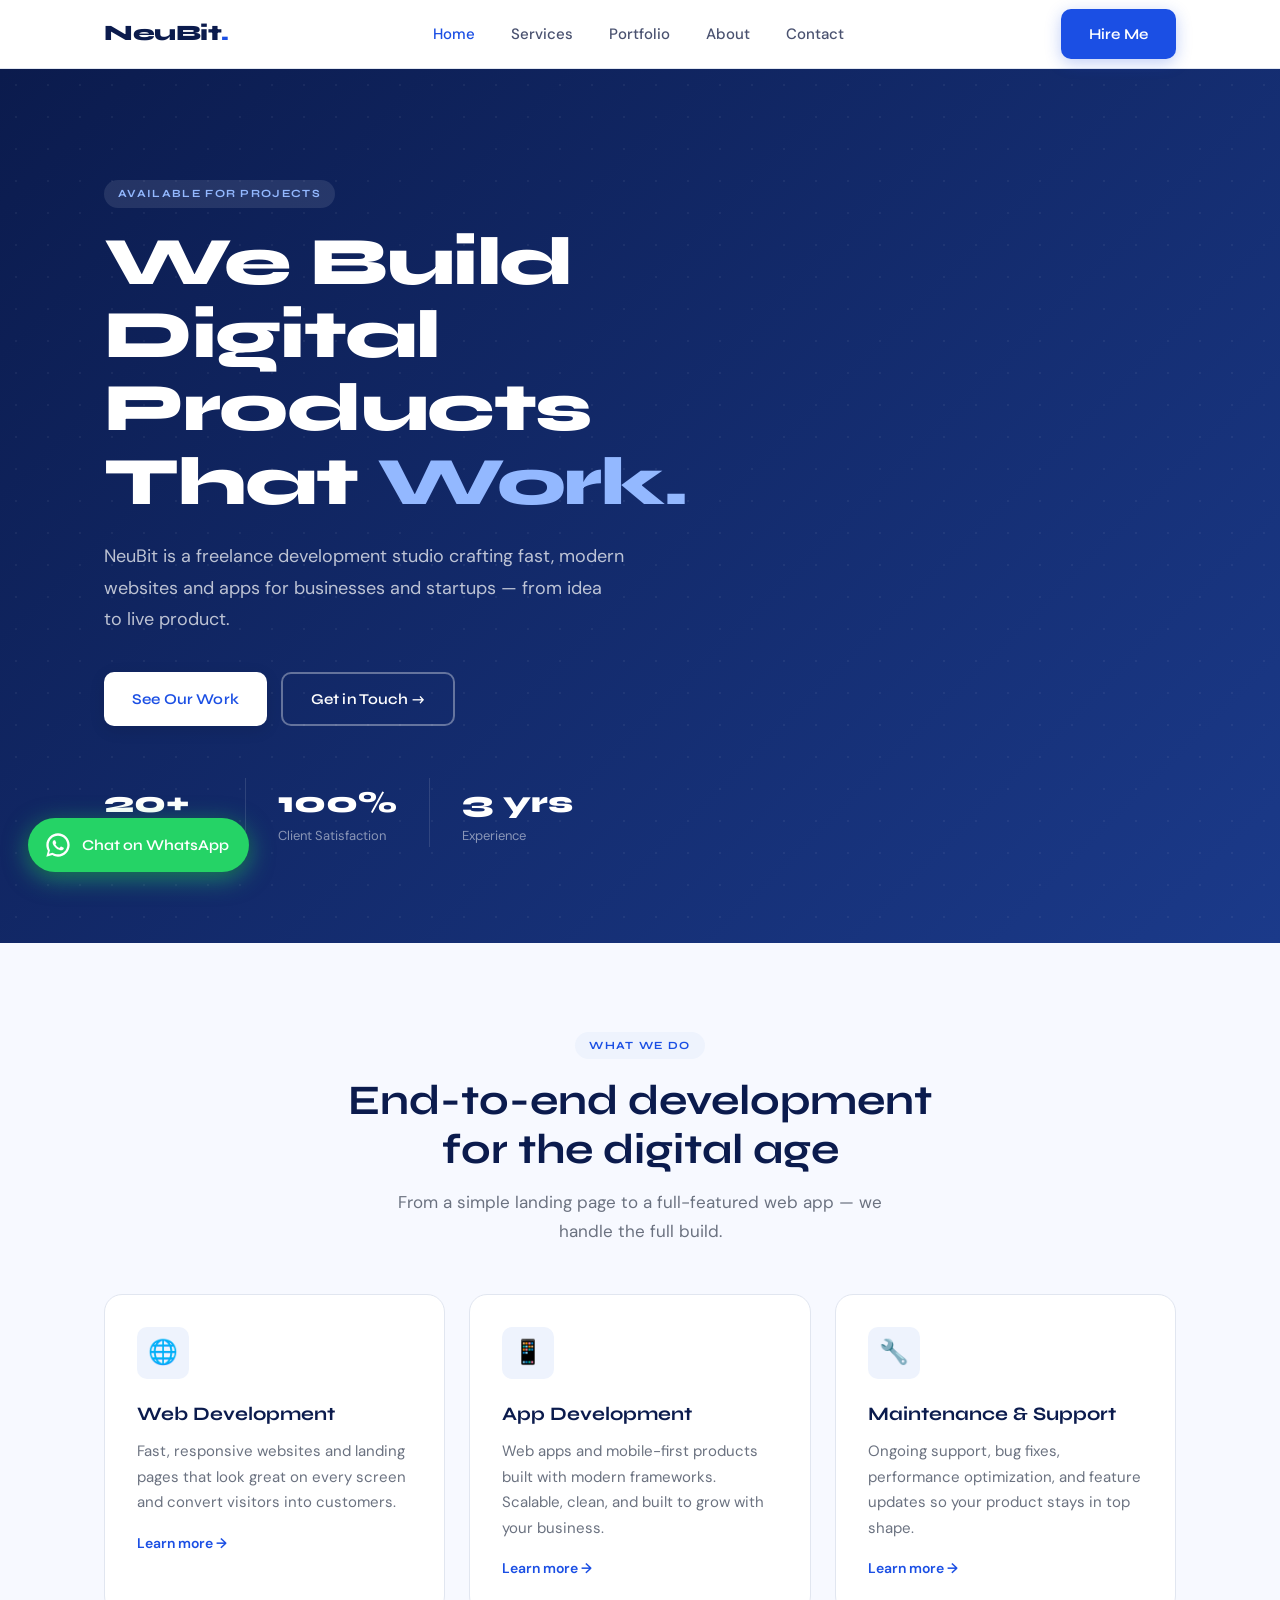
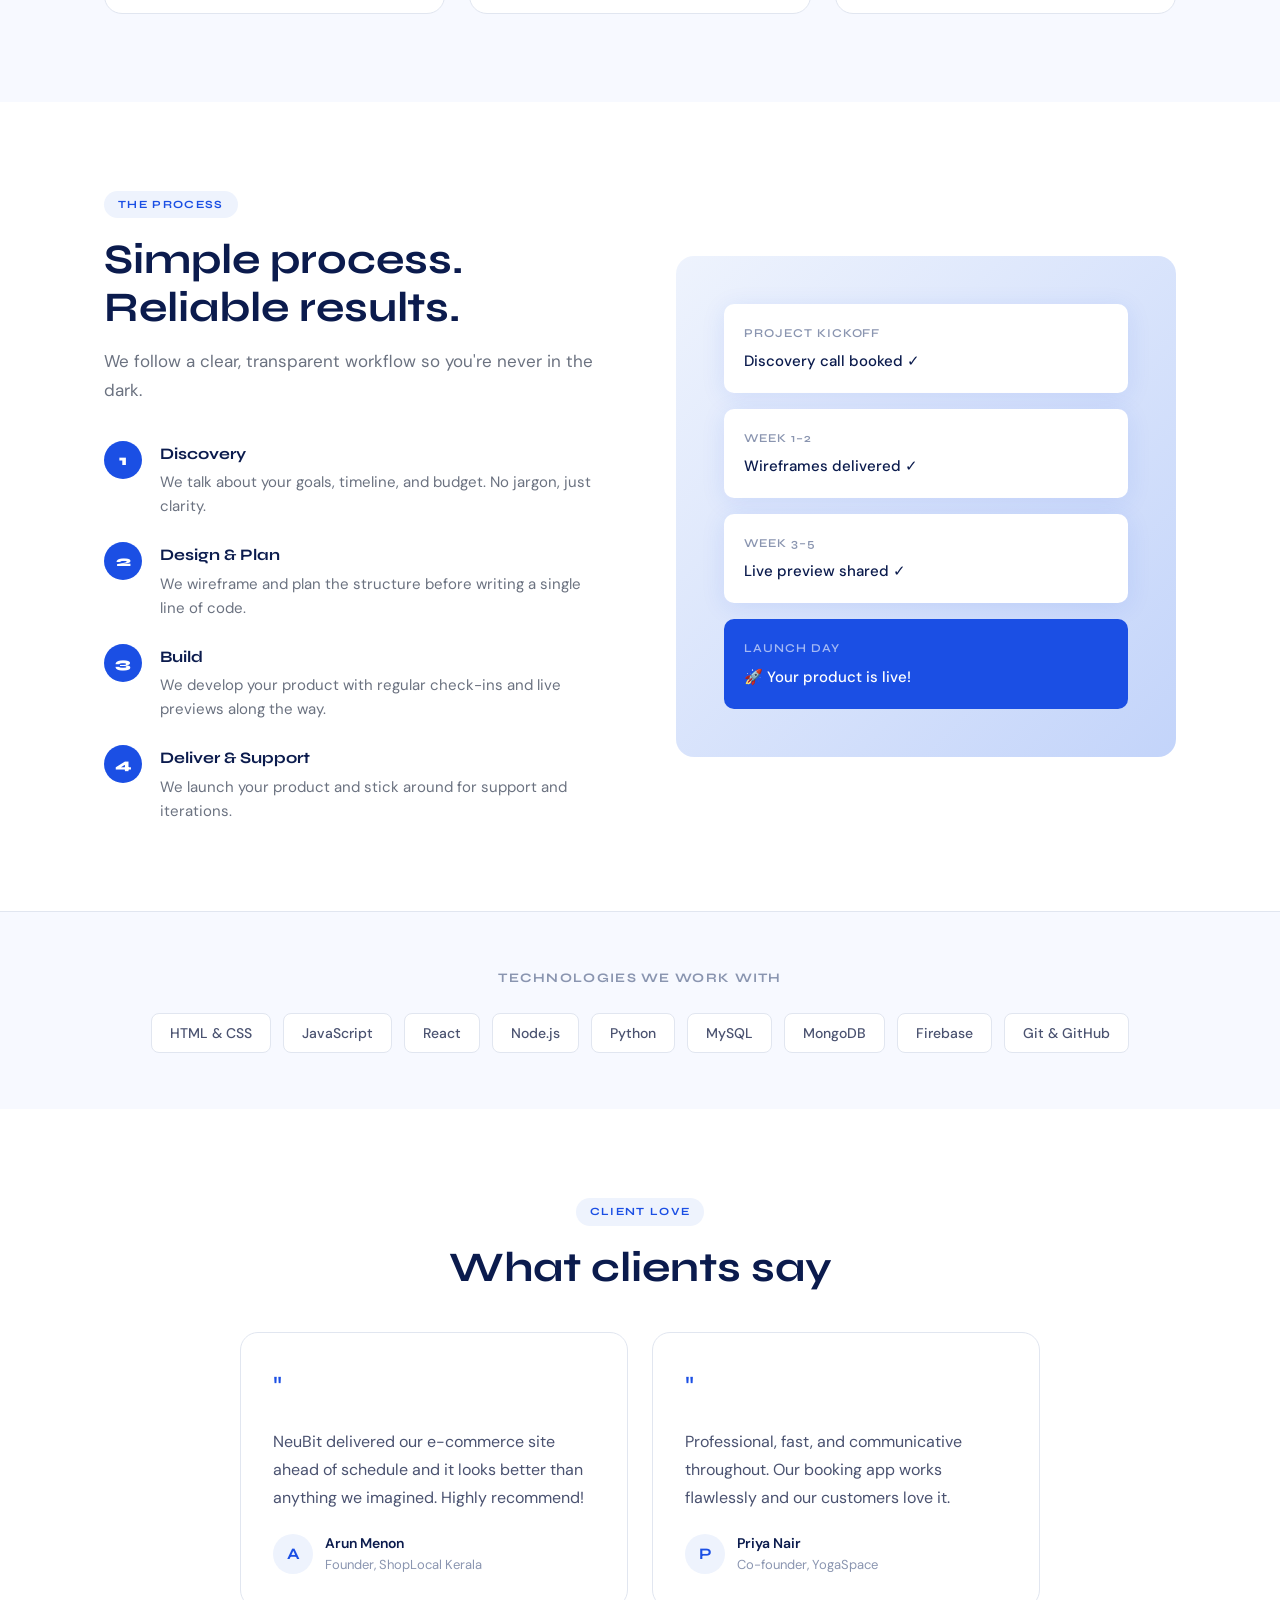
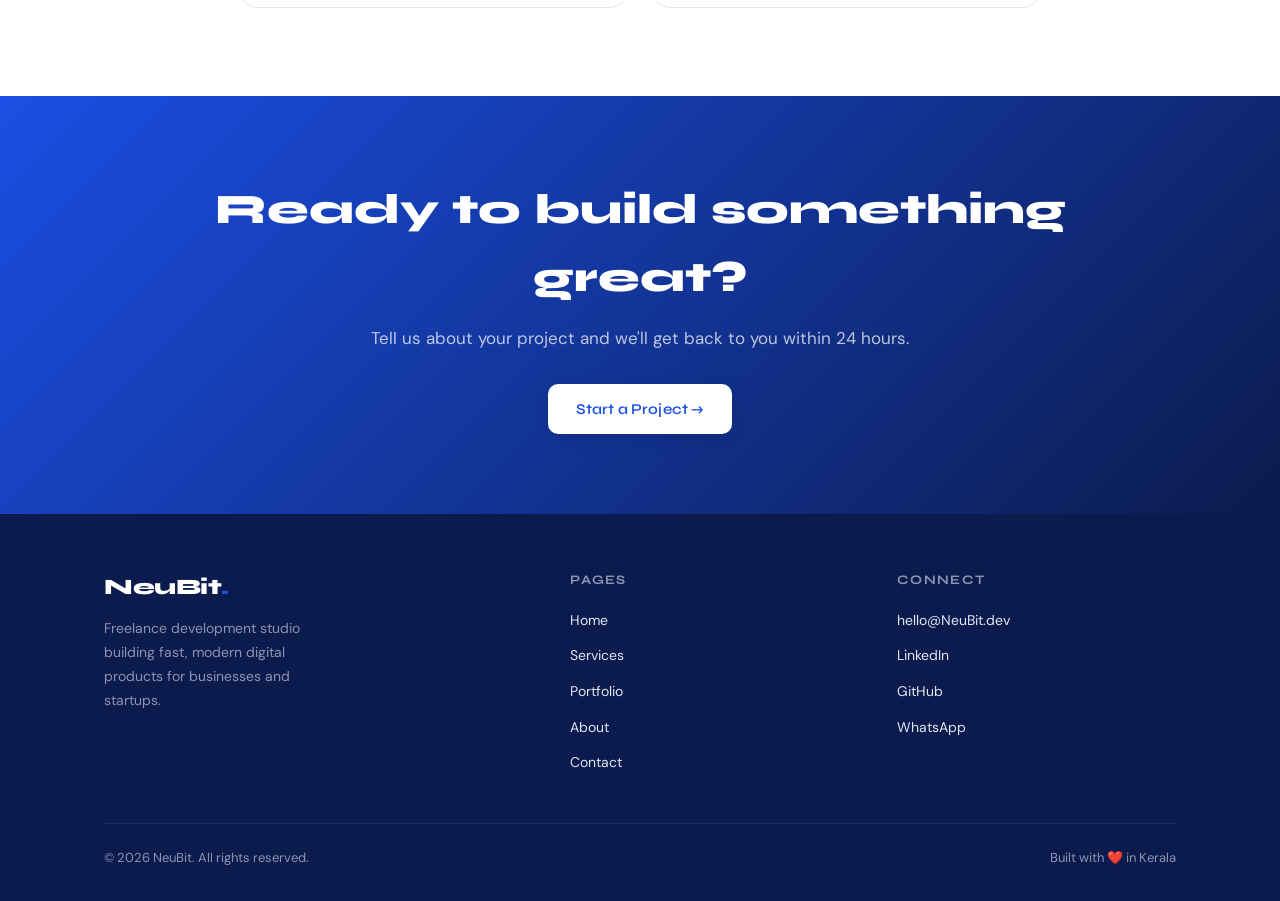
<file: index.html>
<!DOCTYPE html>
<html lang="en">
<head>
  <meta charset="UTF-8" />
  <meta name="viewport" content="width=device-width, initial-scale=1.0, viewport-fit=cover" />
  <title>NeuBit — Freelance Web & App Development | Kannur, Kerala</title>
  <meta name="description" content="NeuBit is a freelance development studio in Kannur, Kerala building fast, modern websites and apps for businesses and startups. Get a free quote today." />
  <meta name="keywords" content="freelance web developer Kerala, web development Kannur, app development Kerala, hire developer India, website design Kerala" />
  <meta name="robots" content="index, follow" />
  <meta name="author" content="NeuBit Development Studio" />
  <link rel="canonical" href="https://NeuBit.dev/" />

  <!-- Open Graph (Facebook, WhatsApp, LinkedIn previews) -->
  <meta property="og:type" content="website" />
  <meta property="og:title" content="NeuBit — Freelance Web & App Development" />
  <meta property="og:description" content="Fast, modern websites and apps for businesses and startups. Based in Kerala, working worldwide." />
  <meta property="og:url" content="https://NeuBit.dev/" />
  <meta property="og:site_name" content="NeuBit" />
  <meta property="og:image" content="https://NeuBit.dev/og-image.png" />
  <meta property="og:image:width" content="1200" />
  <meta property="og:image:height" content="630" />
  <meta property="og:locale" content="en_IN" />

  <!-- Twitter Card -->
  <meta name="twitter:card" content="summary_large_image" />
  <meta name="twitter:title" content="NeuBit — Freelance Web & App Development" />
  <meta name="twitter:description" content="Fast, modern websites and apps for businesses and startups. Based in Kerala, working worldwide." />
  <meta name="twitter:image" content="https://NeuBit.dev/og-image.png" />

  <!-- Schema.org Structured Data -->
  <script type="application/ld+json">
  {
      "@context": "https://schema.org",
      "@type": "LocalBusiness",
      "name": "NeuBit",
      "description": "Freelance web and app development studio based in Kannur, Kerala.",
      "url": "https://NeuBit.dev",
      "telephone": "+918129905218",
      "email": "hello@NeuBit.dev",
      "address": {
        "@type": "PostalAddress",
        "addressLocality": "Thalassery,Kannur",
        "addressRegion": "Kerala",
        "addressCountry": "IN"
      },
      "priceRange": "₹₹",
      "serviceType": "Web Development, App Development",
      "areaServed": "India"
    }
  </script>
  <link rel="stylesheet" href="style.css" />
</head>
<body>

  <!-- ===== NAVBAR ===== -->
  <nav class="navbar">
    <div class="container nav-inner">
      <a href="index.html" class="nav-logo">NeuBit<span>.</span></a>
      <ul class="nav-links">
        <li><a href="index.html" class="active">Home</a></li>
        <li><a href="services.html">Services</a></li>
        <li><a href="portfolio.html">Portfolio</a></li>
        <li><a href="about.html">About</a></li>
        <li><a href="contact.html">Contact</a></li>
      </ul>
      <a href="contact.html" class="btn btn-primary nav-cta">Hire Me</a>
      <div class="nav-hamburger" onclick="openMenu()">
        <span></span><span></span><span></span>
      </div>
    </div>
  </nav>

  <!-- Mobile Menu -->
  <div class="mobile-menu" id="mobileMenu">
    <button class="mobile-close" onclick="closeMenu()">✕</button>
    <a href="index.html" onclick="closeMenu()">Home</a>
    <a href="services.html" onclick="closeMenu()">Services</a>
    <a href="portfolio.html" onclick="closeMenu()">Portfolio</a>
    <a href="about.html" onclick="closeMenu()">About</a>
    <a href="contact.html" onclick="closeMenu()">Contact</a>
    <a href="contact.html" class="btn btn-primary" onclick="closeMenu()">Hire Me</a>
  </div>

  <!-- ===== HERO ===== -->
  <section class="hero-section" style="background: linear-gradient(135deg, var(--navy) 0%, #1B3A8A 100%); padding: 110px 0 96px; position: relative;">
    <!-- background grid pattern -->
    <div style="position:absolute;inset:0;background-image:radial-gradient(rgba(255,255,255,0.05) 1px, transparent 1px);background-size:32px 32px;pointer-events:none;"></div>
    <div class="container" style="position:relative;">
      <div style="max-width: 680px;">
        <div class="tag fade-up" style="background:rgba(255,255,255,0.1);color:#93B8FF;">Available for Projects</div>
        <h1 class="fade-up delay-1" style="font-family:var(--font-head);font-size:clamp(36px,6vw,68px);font-weight:800;color:var(--white);line-height:1.08;letter-spacing:-0.02em;margin-bottom:22px;">
          We Build Digital<br>Products That <span style="color:#93B8FF;">Work.</span>
        </h1>
        <p class="fade-up delay-2" style="font-size:18px;color:rgba(255,255,255,0.72);max-width:520px;line-height:1.75;margin-bottom:36px;">
          NeuBit is a freelance development studio crafting fast, modern websites and apps for businesses and startups — from idea to live product.
        </p>
        <div class="fade-up delay-3" style="display:flex;gap:14px;flex-wrap:wrap;">
          <a href="portfolio.html" class="btn btn-white">See Our Work</a>
          <a href="contact.html" class="btn btn-outline" style="border-color:rgba(255,255,255,0.35);color:var(--white);">Get in Touch →</a>
        </div>
        <div class="fade-up delay-4" style="display:flex;gap:32px;margin-top:52px;flex-wrap:wrap;">
          <div>
            <div style="font-family:var(--font-head);font-size:30px;font-weight:800;color:var(--white);">20+</div>
            <div style="font-size:13px;color:rgba(255,255,255,0.5);">Projects Delivered</div>
          </div>
          <div style="width:1px;background:rgba(255,255,255,0.12);"></div>
          <div>
            <div style="font-family:var(--font-head);font-size:30px;font-weight:800;color:var(--white);">100%</div>
            <div style="font-size:13px;color:rgba(255,255,255,0.5);">Client Satisfaction</div>
          </div>
          <div style="width:1px;background:rgba(255,255,255,0.12);"></div>
          <div>
            <div style="font-family:var(--font-head);font-size:30px;font-weight:800;color:var(--white);">3 yrs</div>
            <div style="font-size:13px;color:rgba(255,255,255,0.5);">Experience</div>
          </div>
        </div>
      </div>
    </div>
  </section>

  <!-- ===== SERVICES SNAPSHOT ===== -->
  <section class="section" style="background:var(--off-white);">
    <div class="container">
      <div class="text-center" style="margin-bottom:48px;">
        <div class="tag">What We Do</div>
        <h2 class="section-title">End-to-end development<br>for the digital age</h2>
        <p class="section-sub">From a simple landing page to a full-featured web app — we handle the full build.</p>
      </div>
      <div class="grid-3">
        <div class="card">
          <div class="card-icon">🌐</div>
          <h3 style="font-family:var(--font-head);font-size:19px;font-weight:700;color:var(--navy);margin-bottom:10px;">Web Development</h3>
          <p style="font-size:15px;color:var(--text-light);line-height:1.7;">Fast, responsive websites and landing pages that look great on every screen and convert visitors into customers.</p>
          <a href="services.html" style="display:inline-block;margin-top:16px;font-size:14px;font-weight:600;color:var(--blue);">Learn more →</a>
        </div>
        <div class="card">
          <div class="card-icon">📱</div>
          <h3 style="font-family:var(--font-head);font-size:19px;font-weight:700;color:var(--navy);margin-bottom:10px;">App Development</h3>
          <p style="font-size:15px;color:var(--text-light);line-height:1.7;">Web apps and mobile-first products built with modern frameworks. Scalable, clean, and built to grow with your business.</p>
          <a href="services.html" style="display:inline-block;margin-top:16px;font-size:14px;font-weight:600;color:var(--blue);">Learn more →</a>
        </div>
        <div class="card">
          <div class="card-icon">🔧</div>
          <h3 style="font-family:var(--font-head);font-size:19px;font-weight:700;color:var(--navy);margin-bottom:10px;">Maintenance & Support</h3>
          <p style="font-size:15px;color:var(--text-light);line-height:1.7;">Ongoing support, bug fixes, performance optimization, and feature updates so your product stays in top shape.</p>
          <a href="services.html" style="display:inline-block;margin-top:16px;font-size:14px;font-weight:600;color:var(--blue);">Learn more →</a>
        </div>
      </div>
    </div>
  </section>

  <!-- ===== HOW IT WORKS ===== -->
  <section class="section">
    <div class="container">
      <div class="mobile-stack" style="display:grid;grid-template-columns:1fr 1fr;gap:72px;align-items:center;">
        <div>
          <div class="tag">The Process</div>
          <h2 class="section-title">Simple process.<br>Reliable results.</h2>
          <p class="section-sub" style="margin-bottom:36px;">We follow a clear, transparent workflow so you're never in the dark.</p>
          <div style="display:flex;flex-direction:column;gap:24px;">
            <div style="display:flex;gap:18px;align-items:flex-start;">
              <div style="width:38px;height:38px;border-radius:50%;background:var(--blue);color:white;font-family:var(--font-head);font-weight:800;font-size:15px;display:flex;align-items:center;justify-content:center;flex-shrink:0;">1</div>
              <div>
                <h4 style="font-family:var(--font-head);font-weight:700;color:var(--navy);margin-bottom:4px;">Discovery</h4>
                <p style="font-size:15px;color:var(--text-light);">We talk about your goals, timeline, and budget. No jargon, just clarity.</p>
              </div>
            </div>
            <div style="display:flex;gap:18px;align-items:flex-start;">
              <div style="width:38px;height:38px;border-radius:50%;background:var(--blue);color:white;font-family:var(--font-head);font-weight:800;font-size:15px;display:flex;align-items:center;justify-content:center;flex-shrink:0;">2</div>
              <div>
                <h4 style="font-family:var(--font-head);font-weight:700;color:var(--navy);margin-bottom:4px;">Design & Plan</h4>
                <p style="font-size:15px;color:var(--text-light);">We wireframe and plan the structure before writing a single line of code.</p>
              </div>
            </div>
            <div style="display:flex;gap:18px;align-items:flex-start;">
              <div style="width:38px;height:38px;border-radius:50%;background:var(--blue);color:white;font-family:var(--font-head);font-weight:800;font-size:15px;display:flex;align-items:center;justify-content:center;flex-shrink:0;">3</div>
              <div>
                <h4 style="font-family:var(--font-head);font-weight:700;color:var(--navy);margin-bottom:4px;">Build</h4>
                <p style="font-size:15px;color:var(--text-light);">We develop your product with regular check-ins and live previews along the way.</p>
              </div>
            </div>
            <div style="display:flex;gap:18px;align-items:flex-start;">
              <div style="width:38px;height:38px;border-radius:50%;background:var(--blue);color:white;font-family:var(--font-head);font-weight:800;font-size:15px;display:flex;align-items:center;justify-content:center;flex-shrink:0;">4</div>
              <div>
                <h4 style="font-family:var(--font-head);font-weight:700;color:var(--navy);margin-bottom:4px;">Deliver & Support</h4>
                <p style="font-size:15px;color:var(--text-light);">We launch your product and stick around for support and iterations.</p>
              </div>
            </div>
          </div>
        </div>
        <div style="background:linear-gradient(135deg,var(--blue-light),var(--blue-mid));border-radius:var(--radius-lg);padding:48px;display:flex;flex-direction:column;gap:16px;">
          <div style="background:white;border-radius:var(--radius);padding:20px;box-shadow:var(--shadow);">
            <div style="font-size:12px;color:var(--gray-400);margin-bottom:6px;font-family:var(--font-head);font-weight:600;text-transform:uppercase;letter-spacing:0.08em;">Project Kickoff</div>
            <div style="font-size:15px;font-weight:500;color:var(--navy);">Discovery call booked ✓</div>
          </div>
          <div style="background:white;border-radius:var(--radius);padding:20px;box-shadow:var(--shadow);">
            <div style="font-size:12px;color:var(--gray-400);margin-bottom:6px;font-family:var(--font-head);font-weight:600;text-transform:uppercase;letter-spacing:0.08em;">Week 1–2</div>
            <div style="font-size:15px;font-weight:500;color:var(--navy);">Wireframes delivered ✓</div>
          </div>
          <div style="background:white;border-radius:var(--radius);padding:20px;box-shadow:var(--shadow);">
            <div style="font-size:12px;color:var(--gray-400);margin-bottom:6px;font-family:var(--font-head);font-weight:600;text-transform:uppercase;letter-spacing:0.08em;">Week 3–5</div>
            <div style="font-size:15px;font-weight:500;color:var(--navy);">Live preview shared ✓</div>
          </div>
          <div style="background:var(--blue);border-radius:var(--radius);padding:20px;">
            <div style="font-size:12px;color:rgba(255,255,255,0.6);margin-bottom:6px;font-family:var(--font-head);font-weight:600;text-transform:uppercase;letter-spacing:0.08em;">Launch Day</div>
            <div style="font-size:15px;font-weight:500;color:white;">🚀 Your product is live!</div>
          </div>
        </div>
      </div>
    </div>
  </section>

  <!-- ===== TECH STACK ===== -->
  <section class="section-sm" style="background:var(--off-white);border-top:1px solid var(--gray-200);">
    <div class="container text-center">
      <p style="font-size:13px;font-family:var(--font-head);font-weight:700;text-transform:uppercase;letter-spacing:0.1em;color:var(--gray-400);margin-bottom:24px;">Technologies We Work With</p>
      <div style="display:flex;flex-wrap:wrap;gap:12px;justify-content:center;">
        <span style="background:white;border:1px solid var(--gray-200);border-radius:8px;padding:8px 18px;font-size:14px;font-weight:500;color:var(--gray-600);">HTML & CSS</span>
        <span style="background:white;border:1px solid var(--gray-200);border-radius:8px;padding:8px 18px;font-size:14px;font-weight:500;color:var(--gray-600);">JavaScript</span>
        <span style="background:white;border:1px solid var(--gray-200);border-radius:8px;padding:8px 18px;font-size:14px;font-weight:500;color:var(--gray-600);">React</span>
        <span style="background:white;border:1px solid var(--gray-200);border-radius:8px;padding:8px 18px;font-size:14px;font-weight:500;color:var(--gray-600);">Node.js</span>
        <span style="background:white;border:1px solid var(--gray-200);border-radius:8px;padding:8px 18px;font-size:14px;font-weight:500;color:var(--gray-600);">Python</span>
        <span style="background:white;border:1px solid var(--gray-200);border-radius:8px;padding:8px 18px;font-size:14px;font-weight:500;color:var(--gray-600);">MySQL</span>
        <span style="background:white;border:1px solid var(--gray-200);border-radius:8px;padding:8px 18px;font-size:14px;font-weight:500;color:var(--gray-600);">MongoDB</span>
        <span style="background:white;border:1px solid var(--gray-200);border-radius:8px;padding:8px 18px;font-size:14px;font-weight:500;color:var(--gray-600);">Firebase</span>
        <span style="background:white;border:1px solid var(--gray-200);border-radius:8px;padding:8px 18px;font-size:14px;font-weight:500;color:var(--gray-600);">Git & GitHub</span>
      </div>
    </div>
  </section>

  <!-- ===== TESTIMONIAL ===== -->
  <section class="section">
    <div class="container text-center">
      <div class="tag">Client Love</div>
      <h2 class="section-title">What clients say</h2>
      <div class="grid-2" style="margin-top:40px;max-width:800px;margin-left:auto;margin-right:auto;">
        <div class="card" style="text-align:left;">
          <div style="font-size:32px;color:var(--blue);margin-bottom:12px;">"</div>
          <p style="font-size:16px;color:var(--gray-600);line-height:1.75;margin-bottom:20px;">NeuBit delivered our e-commerce site ahead of schedule and it looks better than anything we imagined. Highly recommend!</p>
          <div style="display:flex;align-items:center;gap:12px;">
            <div style="width:40px;height:40px;border-radius:50%;background:var(--blue-light);display:flex;align-items:center;justify-content:center;font-weight:700;color:var(--blue);font-family:var(--font-head);">A</div>
            <div>
              <div style="font-weight:600;font-size:14px;color:var(--navy);">Arun Menon</div>
              <div style="font-size:13px;color:var(--gray-400);">Founder, ShopLocal Kerala</div>
            </div>
          </div>
        </div>
        <div class="card" style="text-align:left;">
          <div style="font-size:32px;color:var(--blue);margin-bottom:12px;">"</div>
          <p style="font-size:16px;color:var(--gray-600);line-height:1.75;margin-bottom:20px;">Professional, fast, and communicative throughout. Our booking app works flawlessly and our customers love it.</p>
          <div style="display:flex;align-items:center;gap:12px;">
            <div style="width:40px;height:40px;border-radius:50%;background:var(--blue-light);display:flex;align-items:center;justify-content:center;font-weight:700;color:var(--blue);font-family:var(--font-head);">P</div>
            <div>
              <div style="font-weight:600;font-size:14px;color:var(--navy);">Priya Nair</div>
              <div style="font-size:13px;color:var(--gray-400);">Co-founder, YogaSpace</div>
            </div>
          </div>
        </div>
      </div>
    </div>
  </section>

  <!-- ===== CTA BANNER ===== -->
  <section style="background:linear-gradient(135deg,var(--blue) 0%,var(--navy) 100%);padding:80px 0;">
    <div class="container text-center">
      <h2 style="font-family:var(--font-head);font-size:clamp(26px,4vw,42px);font-weight:800;color:white;margin-bottom:14px;">Ready to build something great?</h2>
      <p style="font-size:17px;color:rgba(255,255,255,0.72);margin-bottom:32px;">Tell us about your project and we'll get back to you within 24 hours.</p>
      <a href="contact.html" class="btn btn-white">Start a Project →</a>
    </div>
  </section>

  <!-- ===== FOOTER ===== -->
  <footer>
    <div class="container">
      <div class="footer-inner">
        <div class="footer-brand">
          <div class="nav-logo">NeuBit<span style="color:var(--blue);">.</span></div>
          <p>Freelance development studio building fast, modern digital products for businesses and startups.</p>
        </div>
        <div class="footer-col">
          <h4>Pages</h4>
          <ul>
            <li><a href="index.html">Home</a></li>
            <li><a href="services.html">Services</a></li>
            <li><a href="portfolio.html">Portfolio</a></li>
            <li><a href="about.html">About</a></li>
            <li><a href="contact.html">Contact</a></li>
          </ul>
        </div>
        <div class="footer-col">
          <h4>Connect</h4>
          <ul>
            <li><a href="mailto:hello@NeuBit.dev">hello@NeuBit.dev</a></li>
            <li><a href="#">LinkedIn</a></li>
            <li><a href="#">GitHub</a></li>
            <li><a href="#">WhatsApp</a></li>
          </ul>
        </div>
      </div>
      <div class="footer-bottom">
        <span>© 2026 NeuBit. All rights reserved.</span>
        <span>Built with ❤️ in Kerala</span>
      </div>
    </div>
  </footer>

  <!-- ===== FLOATING WHATSAPP BUTTON ===== -->
  <a href="https://wa.me/918129905218" target="_blank" rel="noopener noreferrer" id="whatsappBtn" title="Chat on WhatsApp">
    <svg xmlns="http://www.w3.org/2000/svg" viewBox="0 0 48 48" width="28" height="28" fill="white">
      <path d="M24 4C13 4 4 13 4 24c0 3.6 1 7 2.7 9.9L4 44l10.4-2.7C17.2 43 20.5 44 24 44c11 0 20-9 20-20S35 4 24 4zm0 36c-3.1 0-6.1-.8-8.7-2.4l-.6-.4-6.2 1.6 1.7-6-.4-.6C8.8 30.1 8 27.1 8 24 8 15.2 15.2 8 24 8s16 7.2 16 16-7.2 16-16 16zm8.7-11.8c-.5-.2-2.8-1.4-3.2-1.5-.4-.2-.7-.2-1 .2-.3.5-1.2 1.5-1.4 1.8-.3.3-.5.3-1 .1-.5-.2-2-.7-3.8-2.3-1.4-1.2-2.3-2.8-2.6-3.2-.3-.5 0-.7.2-1 .2-.2.5-.5.7-.8.2-.3.3-.5.4-.8.1-.3 0-.6-.1-.8-.1-.2-1-2.5-1.4-3.4-.4-.9-.8-.8-1-.8h-.9c-.3 0-.8.1-1.2.6-.4.5-1.6 1.6-1.6 3.8s1.7 4.4 1.9 4.7c.2.3 3.3 5.1 8 7.1 1.1.5 2 .8 2.7 1 1.1.3 2.2.3 3 .2.9-.1 2.8-1.1 3.2-2.2.4-1.1.4-2 .3-2.2-.2-.2-.5-.3-1-.5z"/>
    </svg>
    <span>Chat on WhatsApp</span>
  </a>

  <script>
        function openMenu() { document.getElementById('mobileMenu').classList.add('open'); }
    function closeMenu() { document.getElementById('mobileMenu').classList.remove('open'); }
  </script>
</body>
</html>
</file>
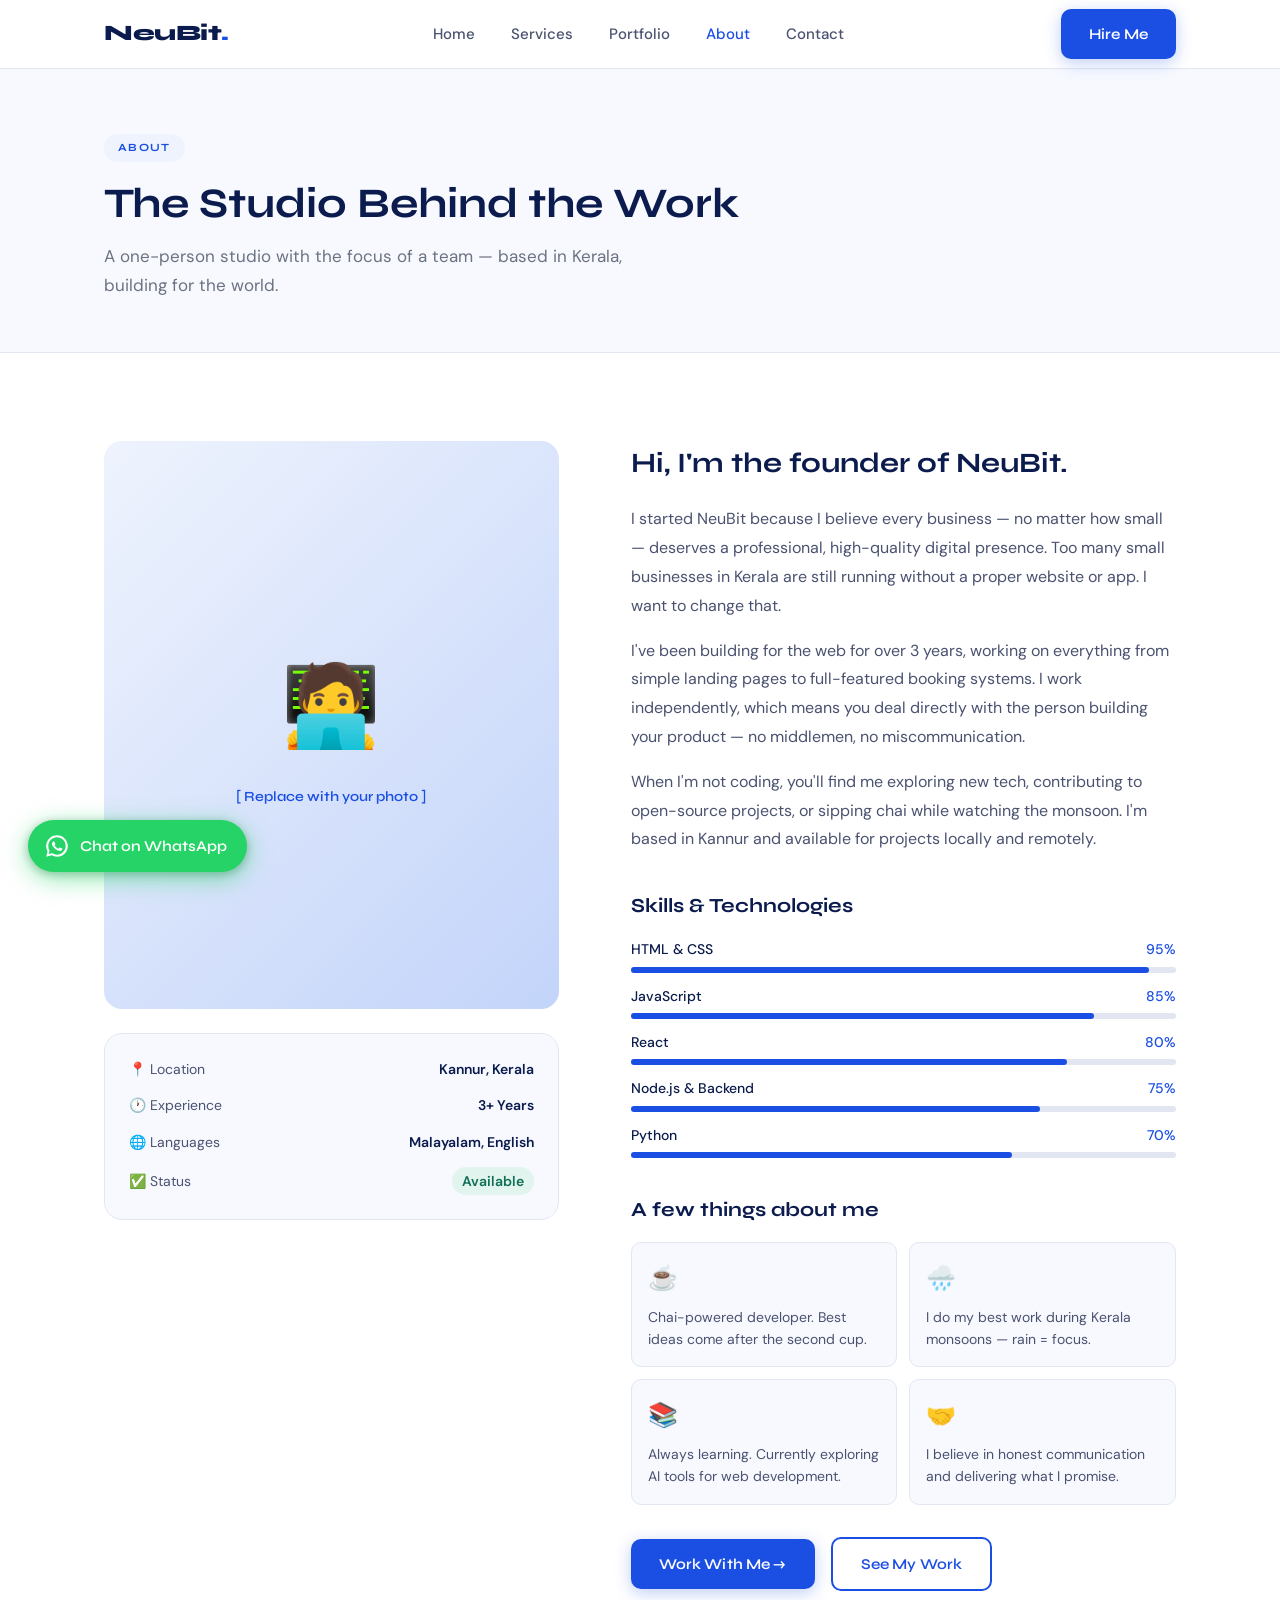
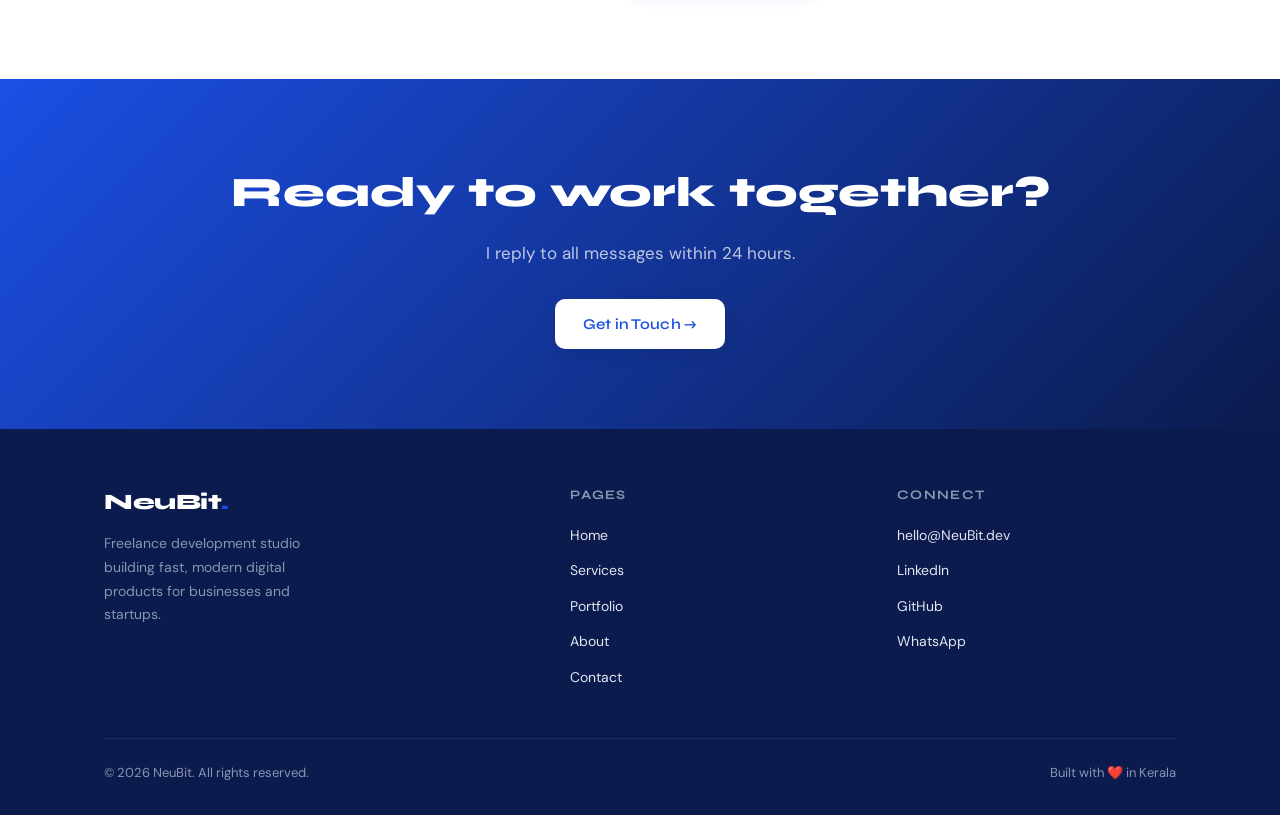
<file: about.html>
<!DOCTYPE html>
<html lang="en">
<head>
  <meta charset="UTF-8" />
  <meta name="viewport" content="width=device-width, initial-scale=1.0, viewport-fit=cover" />
  <title>About — Freelance Developer in Kannur Kerala | NeuBit</title>
  <meta name="description" content="NeuBit is a freelance development studio based in Kannur, Kerala. We build websites and apps for businesses and startups. 3+ years experience, 20+ projects delivered." />
  <meta name="keywords" content="freelance developer Kannur, web developer Kerala, about NeuBit development, software developer Kerala" />
  <meta name="robots" content="index, follow" />
  <meta name="author" content="NeuBit Development Studio" />
  <link rel="canonical" href="https://NeuBit.dev/about" />

  <!-- Open Graph (Facebook, WhatsApp, LinkedIn previews) -->
  <meta property="og:type" content="website" />
  <meta property="og:title" content="About NeuBit — Freelance Development Studio, Kerala" />
  <meta property="og:description" content="Based in Kannur, Kerala. 3+ years of experience building websites and apps for businesses and startups." />
  <meta property="og:url" content="https://NeuBit.dev/about" />
  <meta property="og:site_name" content="NeuBit" />
  <meta property="og:image" content="https://NeuBit.dev/og-image.png" />
  <meta property="og:image:width" content="1200" />
  <meta property="og:image:height" content="630" />
  <meta property="og:locale" content="en_IN" />

  <!-- Twitter Card -->
  <meta name="twitter:card" content="summary_large_image" />
  <meta name="twitter:title" content="About NeuBit — Freelance Development Studio, Kerala" />
  <meta name="twitter:description" content="Based in Kannur, Kerala. 3+ years of experience building websites and apps for businesses and startups." />
  <meta name="twitter:image" content="https://NeuBit.dev/og-image.png" />

  <!-- Schema.org Structured Data -->
  <script type="application/ld+json">
  {
      "@context": "https://schema.org",
      "@type": "AboutPage",
      "name": "About NeuBit",
      "url": "https://NeuBit.dev/about",
      "description": "About NeuBit — freelance development studio based in Kannur, Kerala."
    }
  </script>
  <link rel="stylesheet" href="style.css" />
</head>
<body>

  <nav class="navbar">
    <div class="container nav-inner">
      <a href="index.html" class="nav-logo">NeuBit<span>.</span></a>
      <ul class="nav-links">
        <li><a href="index.html">Home</a></li>
        <li><a href="services.html">Services</a></li>
        <li><a href="portfolio.html">Portfolio</a></li>
        <li><a href="about.html" class="active">About</a></li>
        <li><a href="contact.html">Contact</a></li>
      </ul>
      <a href="contact.html" class="btn btn-primary nav-cta">Hire Me</a>
      <div class="nav-hamburger" onclick="openMenu()"><span></span><span></span><span></span></div>
    </div>
  </nav>
  <div class="mobile-menu" id="mobileMenu">
    <button class="mobile-close" onclick="closeMenu()">✕</button>
    <a href="index.html" onclick="closeMenu()">Home</a>
    <a href="services.html" onclick="closeMenu()">Services</a>
    <a href="portfolio.html" onclick="closeMenu()">Portfolio</a>
    <a href="about.html" onclick="closeMenu()">About</a>
    <a href="contact.html" onclick="closeMenu()">Contact</a>
    <a href="contact.html" class="btn btn-primary" onclick="closeMenu()">Hire Me</a>
  </div>

  <!-- PAGE HEADER -->
  <section style="background:var(--off-white);border-bottom:1px solid var(--gray-200);padding:64px 0 52px;">
    <div class="container">
      <div class="tag fade-up">About</div>
      <h1 class="section-title fade-up delay-1">The Studio Behind the Work</h1>
      <p class="section-sub fade-up delay-2">A one-person studio with the focus of a team — based in Kerala, building for the world.</p>
    </div>
  </section>

  <!-- ABOUT CONTENT -->
  <section class="section">
    <div class="container">
      <div class="mobile-stack" style="display:grid;grid-template-columns:1fr 1.2fr;gap:72px;align-items:start;">

        <!-- Photo placeholder -->
        <div style="position:sticky;top:88px;">
          <div style="background:linear-gradient(135deg,var(--blue-light),var(--blue-mid));border-radius:var(--radius-lg);aspect-ratio:4/5;display:flex;flex-direction:column;align-items:center;justify-content:center;gap:16px;">
            <div style="font-size:80px;">🧑‍💻</div>
            <p style="font-family:var(--font-head);font-size:14px;font-weight:600;color:var(--blue);">[ Replace with your photo ]</p>
          </div>
          <div style="margin-top:24px;background:var(--off-white);border:1px solid var(--gray-200);border-radius:var(--radius-lg);padding:24px;">
            <div style="display:flex;flex-direction:column;gap:14px;">
              <div style="display:flex;justify-content:space-between;align-items:center;font-size:14px;">
                <span style="color:var(--gray-600);">📍 Location</span>
                <span style="font-weight:600;color:var(--navy);">Kannur, Kerala</span>
              </div>
              <div style="display:flex;justify-content:space-between;align-items:center;font-size:14px;">
                <span style="color:var(--gray-600);">🕐 Experience</span>
                <span style="font-weight:600;color:var(--navy);">3+ Years</span>
              </div>
              <div style="display:flex;justify-content:space-between;align-items:center;font-size:14px;">
                <span style="color:var(--gray-600);">🌐 Languages</span>
                <span style="font-weight:600;color:var(--navy);">Malayalam, English</span>
              </div>
              <div style="display:flex;justify-content:space-between;align-items:center;font-size:14px;">
                <span style="color:var(--gray-600);">✅ Status</span>
                <span style="font-weight:600;color:#0F6E56;background:#E1F5EE;padding:3px 10px;border-radius:100px;">Available</span>
              </div>
            </div>
          </div>
        </div>

        <!-- Story -->
        <div>
          <h2 style="font-family:var(--font-head);font-size:28px;font-weight:700;color:var(--navy);margin-bottom:20px;">Hi, I'm the founder of NeuBit.</h2>
          <div style="display:flex;flex-direction:column;gap:16px;font-size:16px;color:var(--gray-600);line-height:1.8;margin-bottom:36px;">
            <p>I started NeuBit because I believe every business — no matter how small — deserves a professional, high-quality digital presence. Too many small businesses in Kerala are still running without a proper website or app. I want to change that.</p>
            <p>I've been building for the web for over 3 years, working on everything from simple landing pages to full-featured booking systems. I work independently, which means you deal directly with the person building your product — no middlemen, no miscommunication.</p>
            <p>When I'm not coding, you'll find me exploring new tech, contributing to open-source projects, or sipping chai while watching the monsoon. I'm based in Kannur and available for projects locally and remotely.</p>
          </div>

          <!-- Skills -->
          <h3 style="font-family:var(--font-head);font-size:20px;font-weight:700;color:var(--navy);margin-bottom:16px;">Skills & Technologies</h3>
          <div style="display:flex;flex-direction:column;gap:12px;margin-bottom:36px;">
            <div>
              <div style="display:flex;justify-content:space-between;margin-bottom:6px;font-size:14px;font-weight:500;color:var(--navy);">
                <span>HTML & CSS</span><span style="color:var(--blue);">95%</span>
              </div>
              <div style="background:var(--gray-200);border-radius:100px;height:6px;">
                <div style="background:var(--blue);width:95%;height:6px;border-radius:100px;"></div>
              </div>
            </div>
            <div>
              <div style="display:flex;justify-content:space-between;margin-bottom:6px;font-size:14px;font-weight:500;color:var(--navy);">
                <span>JavaScript</span><span style="color:var(--blue);">85%</span>
              </div>
              <div style="background:var(--gray-200);border-radius:100px;height:6px;">
                <div style="background:var(--blue);width:85%;height:6px;border-radius:100px;"></div>
              </div>
            </div>
            <div>
              <div style="display:flex;justify-content:space-between;margin-bottom:6px;font-size:14px;font-weight:500;color:var(--navy);">
                <span>React</span><span style="color:var(--blue);">80%</span>
              </div>
              <div style="background:var(--gray-200);border-radius:100px;height:6px;">
                <div style="background:var(--blue);width:80%;height:6px;border-radius:100px;"></div>
              </div>
            </div>
            <div>
              <div style="display:flex;justify-content:space-between;margin-bottom:6px;font-size:14px;font-weight:500;color:var(--navy);">
                <span>Node.js & Backend</span><span style="color:var(--blue);">75%</span>
              </div>
              <div style="background:var(--gray-200);border-radius:100px;height:6px;">
                <div style="background:var(--blue);width:75%;height:6px;border-radius:100px;"></div>
              </div>
            </div>
            <div>
              <div style="display:flex;justify-content:space-between;margin-bottom:6px;font-size:14px;font-weight:500;color:var(--navy);">
                <span>Python</span><span style="color:var(--blue);">70%</span>
              </div>
              <div style="background:var(--gray-200);border-radius:100px;height:6px;">
                <div style="background:var(--blue);width:70%;height:6px;border-radius:100px;"></div>
              </div>
            </div>
          </div>

          <!-- Fun facts -->
          <h3 style="font-family:var(--font-head);font-size:20px;font-weight:700;color:var(--navy);margin-bottom:16px;">A few things about me</h3>
          <div class="mobile-stack" style="display:grid;grid-template-columns:1fr 1fr;gap:12px;">
            <div style="background:var(--off-white);border:1px solid var(--gray-200);border-radius:var(--radius);padding:16px;">
              <div style="font-size:24px;margin-bottom:8px;">☕</div>
              <div style="font-size:14px;color:var(--gray-600);">Chai-powered developer. Best ideas come after the second cup.</div>
            </div>
            <div style="background:var(--off-white);border:1px solid var(--gray-200);border-radius:var(--radius);padding:16px;">
              <div style="font-size:24px;margin-bottom:8px;">🌧️</div>
              <div style="font-size:14px;color:var(--gray-600);">I do my best work during Kerala monsoons — rain = focus.</div>
            </div>
            <div style="background:var(--off-white);border:1px solid var(--gray-200);border-radius:var(--radius);padding:16px;">
              <div style="font-size:24px;margin-bottom:8px;">📚</div>
              <div style="font-size:14px;color:var(--gray-600);">Always learning. Currently exploring AI tools for web development.</div>
            </div>
            <div style="background:var(--off-white);border:1px solid var(--gray-200);border-radius:var(--radius);padding:16px;">
              <div style="font-size:24px;margin-bottom:8px;">🤝</div>
              <div style="font-size:14px;color:var(--gray-600);">I believe in honest communication and delivering what I promise.</div>
            </div>
          </div>

          <div style="margin-top:32px;">
            <a href="contact.html" class="btn btn-primary" style="margin-right:12px;">Work With Me →</a>
            <a href="portfolio.html" class="btn btn-outline">See My Work</a>
          </div>
        </div>

      </div>
    </div>
  </section>

  <!-- CTA -->
  <section style="background:linear-gradient(135deg,var(--blue) 0%,var(--navy) 100%);padding:80px 0;">
    <div class="container text-center">
      <h2 style="font-family:var(--font-head);font-size:clamp(26px,4vw,42px);font-weight:800;color:white;margin-bottom:14px;">Ready to work together?</h2>
      <p style="font-size:17px;color:rgba(255,255,255,0.72);margin-bottom:32px;">I reply to all messages within 24 hours.</p>
      <a href="contact.html" class="btn btn-white">Get in Touch →</a>
    </div>
  </section>

  <footer>
    <div class="container">
      <div class="footer-inner">
        <div class="footer-brand">
          <div class="nav-logo">NeuBit<span style="color:var(--blue);">.</span></div>
          <p>Freelance development studio building fast, modern digital products for businesses and startups.</p>
        </div>
        <div class="footer-col">
          <h4>Pages</h4>
          <ul>
            <li><a href="index.html">Home</a></li>
            <li><a href="services.html">Services</a></li>
            <li><a href="portfolio.html">Portfolio</a></li>
            <li><a href="about.html">About</a></li>
            <li><a href="contact.html">Contact</a></li>
          </ul>
        </div>
        <div class="footer-col">
          <h4>Connect</h4>
          <ul>
            <li><a href="mailto:hello@NeuBit.dev">hello@NeuBit.dev</a></li>
            <li><a href="#">LinkedIn</a></li>
            <li><a href="#">GitHub</a></li>
            <li><a href="#">WhatsApp</a></li>
          </ul>
        </div>
      </div>
      <div class="footer-bottom">
        <span>© 2026 NeuBit. All rights reserved.</span>
        <span>Built with ❤️ in Kerala</span>
      </div>
    </div>
  </footer>

  <!-- ===== FLOATING WHATSAPP BUTTON ===== -->
  <a href="https://wa.me/919999999999" target="_blank" rel="noopener noreferrer" id="whatsappBtn" title="Chat on WhatsApp">
    <svg xmlns="http://www.w3.org/2000/svg" viewBox="0 0 48 48" width="26" height="26" fill="white">
      <path d="M24 4C13 4 4 13 4 24c0 3.6 1 7 2.7 9.9L4 44l10.4-2.7C17.2 43 20.5 44 24 44c11 0 20-9 20-20S35 4 24 4zm0 36c-3.1 0-6.1-.8-8.7-2.4l-.6-.4-6.2 1.6 1.7-6-.4-.6C8.8 30.1 8 27.1 8 24 8 15.2 15.2 8 24 8s16 7.2 16 16-7.2 16-16 16zm8.7-11.8c-.5-.2-2.8-1.4-3.2-1.5-.4-.2-.7-.2-1 .2-.3.5-1.2 1.5-1.4 1.8-.3.3-.5.3-1 .1-.5-.2-2-.7-3.8-2.3-1.4-1.2-2.3-2.8-2.6-3.2-.3-.5 0-.7.2-1 .2-.2.5-.5.7-.8.2-.3.3-.5.4-.8.1-.3 0-.6-.1-.8-.1-.2-1-2.5-1.4-3.4-.4-.9-.8-.8-1-.8h-.9c-.3 0-.8.1-1.2.6-.4.5-1.6 1.6-1.6 3.8s1.7 4.4 1.9 4.7c.2.3 3.3 5.1 8 7.1 1.1.5 2 .8 2.7 1 1.1.3 2.2.3 3 .2.9-.1 2.8-1.1 3.2-2.2.4-1.1.4-2 .3-2.2-.2-.2-.5-.3-1-.5z"/>
    </svg>
    <span>Chat on WhatsApp</span>
  </a>

  <script>
        function openMenu() { document.getElementById('mobileMenu').classList.add('open'); }
    function closeMenu() { document.getElementById('mobileMenu').classList.remove('open'); }
  </script>
</body>
</html>
</file>
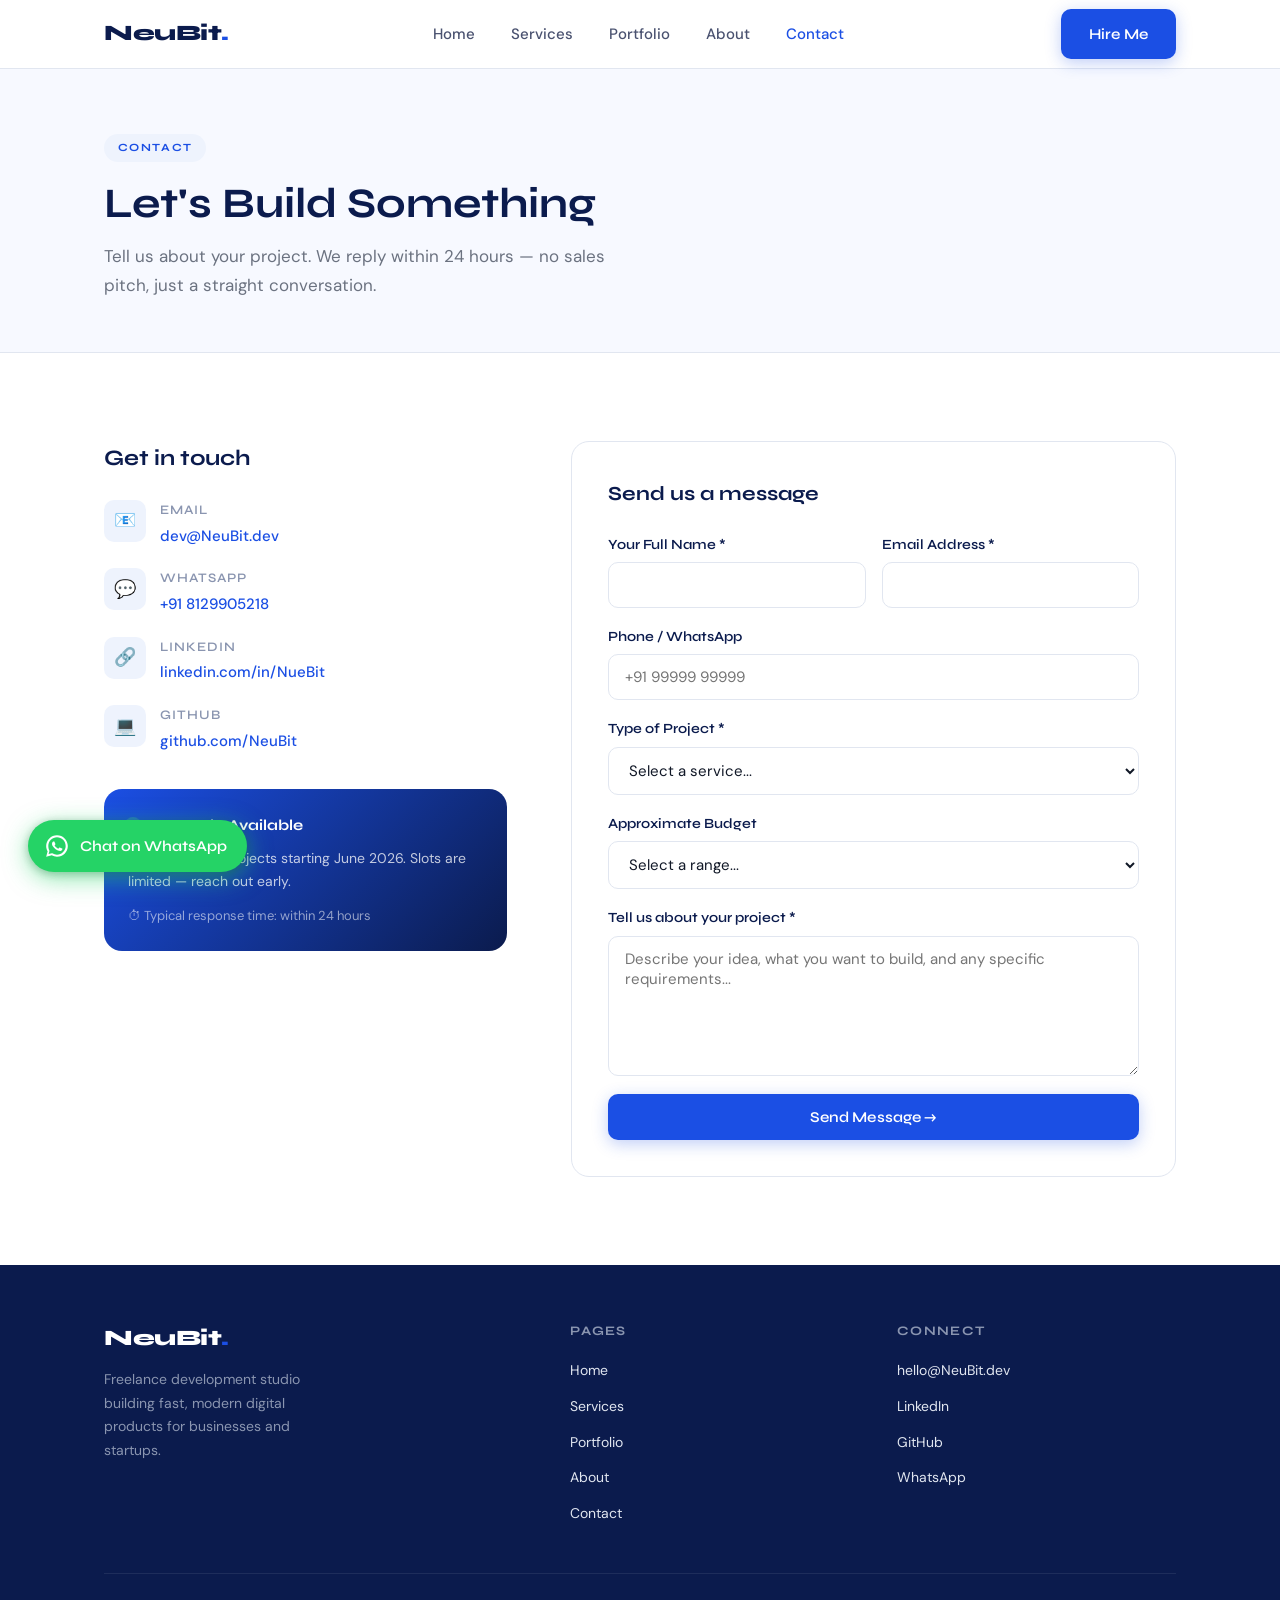
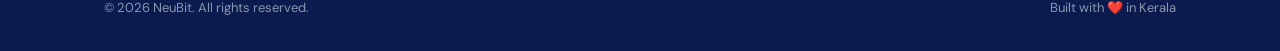
<file: contact.html>
<!DOCTYPE html>
<html lang="en">
<head>
  <meta charset="UTF-8" />
  <meta name="viewport" content="width=device-width, initial-scale=1.0, viewport-fit=cover" />
  <title>Contact — Hire a Freelance Developer | NeuBit Kerala</title>
  <meta name="description" content="Get in touch with NeuBit for your web or app development project. Based in Kannur, Kerala. We reply within 24 hours. Free consultation available." />
  <meta name="keywords" content="hire freelance developer Kerala, contact web developer Kannur, get website quote Kerala, hire developer India" />
  <meta name="robots" content="index, follow" />
  <meta name="author" content="NeuBit Development Studio" />
  <link rel="canonical" href="https://NeuBit.dev/contact" />

  <!-- Open Graph (Facebook, WhatsApp, LinkedIn previews) -->
  <meta property="og:type" content="website" />
  <meta property="og:title" content="Contact NeuBit — Let's Build Something Great" />
  <meta property="og:description" content="Tell us about your project. We reply within 24 hours. Free consultation, no commitment." />
  <meta property="og:url" content="https://NeuBit.dev/contact" />
  <meta property="og:site_name" content="NeuBit" />
  <meta property="og:image" content="https://NeuBit.dev/og-image.png" />
  <meta property="og:image:width" content="1200" />
  <meta property="og:image:height" content="630" />
  <meta property="og:locale" content="en_IN" />

  <!-- Twitter Card -->
  <meta name="twitter:card" content="summary_large_image" />
  <meta name="twitter:title" content="Contact NeuBit — Let's Build Something Great" />
  <meta name="twitter:description" content="Tell us about your project. We reply within 24 hours. Free consultation, no commitment." />
  <meta name="twitter:image" content="https://NeuBit.dev/og-image.png" />

  <!-- Schema.org Structured Data -->
  <script type="application/ld+json">
  {
      "@context": "https://schema.org",
      "@type": "ContactPage",
      "name": "Contact NeuBit",
      "url": "https://NeuBit.dev/contact",
      "description": "Contact NeuBit for web and app development projects."
    }
  </script>
  <link rel="stylesheet" href="style.css" />
  <style>
    .form-group { display: flex; flex-direction: column; gap: 6px; }
    .form-group label {
      font-size: 14px;
      font-weight: 600;
      color: var(--navy);
      font-family: var(--font-head);
    }
    .form-group input,
    .form-group select,
    .form-group textarea {
      padding: 12px 16px;
      border: 1.5px solid var(--gray-200);
      border-radius: var(--radius);
      font-family: var(--font-body);
      font-size: 15px;
      color: var(--text);
      background: var(--white);
      transition: border-color var(--transition), box-shadow var(--transition);
      outline: none;
      width: 100%;
    }
    .form-group input:focus,
    .form-group select:focus,
    .form-group textarea:focus {
      border-color: var(--blue);
      box-shadow: 0 0 0 3px rgba(27,79,228,0.1);
    }
    .form-group textarea { resize: vertical; min-height: 140px; }
    .form-success {
      display: none;
      background: #E1F5EE;
      border: 1px solid #9FE1CB;
      border-radius: var(--radius);
      padding: 20px;
      text-align: center;
      color: #0F6E56;
      font-weight: 500;
    }
  </style>
</head>
<body>

  <nav class="navbar">
    <div class="container nav-inner">
      <a href="index.html" class="nav-logo">NeuBit<span>.</span></a>
      <ul class="nav-links">
        <li><a href="index.html">Home</a></li>
        <li><a href="services.html">Services</a></li>
        <li><a href="portfolio.html">Portfolio</a></li>
        <li><a href="about.html">About</a></li>
        <li><a href="contact.html" class="active">Contact</a></li>
      </ul>
      <a href="contact.html" class="btn btn-primary nav-cta">Hire Me</a>
      <div class="nav-hamburger" onclick="openMenu()"><span></span><span></span><span></span></div>
    </div>
  </nav>
  <div class="mobile-menu" id="mobileMenu">
    <button class="mobile-close" onclick="closeMenu()">✕</button>
    <a href="index.html" onclick="closeMenu()">Home</a>
    <a href="services.html" onclick="closeMenu()">Services</a>
    <a href="portfolio.html" onclick="closeMenu()">Portfolio</a>
    <a href="about.html" onclick="closeMenu()">About</a>
    <a href="contact.html" onclick="closeMenu()">Contact</a>
    <a href="contact.html" class="btn btn-primary" onclick="closeMenu()">Hire Me</a>
  </div>

  <!-- PAGE HEADER -->
  <section style="background:var(--off-white);border-bottom:1px solid var(--gray-200);padding:64px 0 52px;">
    <div class="container">
      <div class="tag fade-up">Contact</div>
      <h1 class="section-title fade-up delay-1">Let's Build Something</h1>
      <p class="section-sub fade-up delay-2">Tell us about your project. We reply within 24 hours — no sales pitch, just a straight conversation.</p>
    </div>
  </section>

  <!-- CONTACT SECTION -->
  <section class="section">
    <div class="container">
      <div class="mobile-stack" style="display:grid;grid-template-columns:1fr 1.5fr;gap:64px;align-items:start;">

        <!-- Left: Info -->
        <div>
          <h2 style="font-family:var(--font-head);font-size:22px;font-weight:700;color:var(--navy);margin-bottom:24px;">Get in touch</h2>

          <div style="display:flex;flex-direction:column;gap:20px;margin-bottom:36px;">
            <div style="display:flex;gap:14px;align-items:flex-start;">
              <div style="width:42px;height:42px;border-radius:var(--radius);background:var(--blue-light);display:flex;align-items:center;justify-content:center;font-size:18px;flex-shrink:0;">📧</div>
              <div>
                <div style="font-size:13px;color:var(--gray-400);font-family:var(--font-head);font-weight:600;text-transform:uppercase;letter-spacing:0.08em;margin-bottom:2px;">Email</div>
                <a href="mailto:hello@NeuBit.dev" style="font-size:15px;font-weight:500;color:var(--blue);">dev@NeuBit.dev</a>
              </div>
            </div>
            <div style="display:flex;gap:14px;align-items:flex-start;">
              <div style="width:42px;height:42px;border-radius:var(--radius);background:var(--blue-light);display:flex;align-items:center;justify-content:center;font-size:18px;flex-shrink:0;">💬</div>
              <div>
                <div style="font-size:13px;color:var(--gray-400);font-family:var(--font-head);font-weight:600;text-transform:uppercase;letter-spacing:0.08em;margin-bottom:2px;">WhatsApp</div>
                <a href="https://wa.me/919999999999" style="font-size:15px;font-weight:500;color:var(--blue);">+91 8129905218</a>
              </div>
            </div>
            <div style="display:flex;gap:14px;align-items:flex-start;">
              <div style="width:42px;height:42px;border-radius:var(--radius);background:var(--blue-light);display:flex;align-items:center;justify-content:center;font-size:18px;flex-shrink:0;">🔗</div>
              <div>
                <div style="font-size:13px;color:var(--gray-400);font-family:var(--font-head);font-weight:600;text-transform:uppercase;letter-spacing:0.08em;margin-bottom:2px;">LinkedIn</div>
                <a href="#" style="font-size:15px;font-weight:500;color:var(--blue);">linkedin.com/in/NueBit</a>
              </div>
            </div>
            <div style="display:flex;gap:14px;align-items:flex-start;">
              <div style="width:42px;height:42px;border-radius:var(--radius);background:var(--blue-light);display:flex;align-items:center;justify-content:center;font-size:18px;flex-shrink:0;">💻</div>
              <div>
                <div style="font-size:13px;color:var(--gray-400);font-family:var(--font-head);font-weight:600;text-transform:uppercase;letter-spacing:0.08em;margin-bottom:2px;">GitHub</div>
                <a href="#" style="font-size:15px;font-weight:500;color:var(--blue);">github.com/NeuBit</a>
              </div>
            </div>
          </div>

          <!-- Availability box -->
          <div style="background:linear-gradient(135deg,var(--blue),var(--navy));border-radius:var(--radius-lg);padding:24px;color:white;">
            <div style="display:flex;align-items:center;gap:10px;margin-bottom:10px;">
              <div style="width:10px;height:10px;border-radius:50%;background:#4ade80;flex-shrink:0;box-shadow:0 0 0 3px rgba(74,222,128,0.25);"></div>
              <span style="font-family:var(--font-head);font-weight:700;font-size:15px;">Currently Available</span>
            </div>
            <p style="font-size:14px;color:rgba(255,255,255,0.75);line-height:1.6;margin-bottom:14px;">Taking on new projects starting June 2026. Slots are limited — reach out early.</p>
            <p style="font-size:13px;color:rgba(255,255,255,0.55);">⏱ Typical response time: within 24 hours</p>
          </div>
        </div>

        <!-- Right: Form -->
        <div style="background:var(--white);border:1px solid var(--gray-200);border-radius:var(--radius-lg);padding:36px;">
          <h3 style="font-family:var(--font-head);font-size:20px;font-weight:700;color:var(--navy);margin-bottom:24px;">Send us a message</h3>

          <div id="contactForm" style="display:flex;flex-direction:column;gap:18px;">
            <div class="mobile-stack" style="display:grid;grid-template-columns:1fr 1fr;gap:16px;">
              <div class="form-group">
                <label for="name">Your Full Name *</label>
                <input type="text" id="name" placeholder="      " required />
              </div>
              <div class="form-group">
                <label for="email">Email Address *</label>
                <input type="email" id="email" placeholder="            " required />
              </div>
            </div>
            <div class="form-group">
              <label for="phone">Phone / WhatsApp</label>
              <input type="tel" id="phone" placeholder="+91 99999 99999" />
            </div>
            <div class="form-group">
              <label for="service">Type of Project *</label>
              <select id="service" required>
                <option value="" disabled selected>Select a service...</option>
                <option value="website">Website / Landing Page</option>
                <option value="webapp">Web App / Dashboard</option>
                <option value="ecommerce">E-commerce Store</option>
                <option value="maintenance">Maintenance & Support</option>
                <option value="other">Other / Not sure yet</option>
              </select>
            </div>
            <div class="form-group">
              <label for="budget">Approximate Budget</label>
              <select id="budget">
                <option value="" disabled selected>Select a range...</option>
                <option value="5k">Under ₹5,000</option>
                <option value="5-15k">₹5,000 – ₹15,000</option>
                <option value="15-50k">₹15,000 – ₹50,000</option>
                <option value="50k+">₹50,000+</option>
                <option value="discuss">Let's discuss</option>
              </select>
            </div>
            <div class="form-group">
              <label for="message">Tell us about your project *</label>
              <textarea id="message" placeholder="Describe your idea, what you want to build, and any specific requirements..." required></textarea>
            </div>
            <button class="btn btn-primary" onclick="submitForm()" style="width:100%;justify-content:center;padding:14px;">Send Message →</button>
          </div>

          <div class="form-success" id="formSuccess">
            <div style="font-size:32px;margin-bottom:8px;">🎉</div>
            <div style="font-size:16px;font-weight:600;margin-bottom:4px;">Message sent!</div>
            <div style="font-size:14px;">Thank you! We'll get back to you within 24 hours.</div>
          </div>
        </div>

      </div>
    </div>
  </section>

  <footer>
    <div class="container">
      <div class="footer-inner">
        <div class="footer-brand">
          <div class="nav-logo">NeuBit<span style="color:var(--blue);">.</span></div>
          <p>Freelance development studio building fast, modern digital products for businesses and startups.</p>
        </div>
        <div class="footer-col">
          <h4>Pages</h4>
          <ul>
            <li><a href="index.html">Home</a></li>
            <li><a href="services.html">Services</a></li>
            <li><a href="portfolio.html">Portfolio</a></li>
            <li><a href="about.html">About</a></li>
            <li><a href="contact.html">Contact</a></li>
          </ul>
        </div>
        <div class="footer-col">
          <h4>Connect</h4>
          <ul>
            <li><a href="mailto:hello@NeuBit.dev">hello@NeuBit.dev</a></li>
            <li><a href="#">LinkedIn</a></li>
            <li><a href="#">GitHub</a></li>
            <li><a href="#">WhatsApp</a></li>
          </ul>
        </div>
      </div>
      <div class="footer-bottom">
        <span>© 2026 NeuBit. All rights reserved.</span>
        <span>Built with ❤️ in Kerala</span>
      </div>
    </div>
  </footer>

  <!-- ===== FLOATING WHATSAPP BUTTON ===== -->
  <a href="https://wa.me/919999999999" target="_blank" rel="noopener noreferrer" id="whatsappBtn" title="Chat on WhatsApp">
    <svg xmlns="http://www.w3.org/2000/svg" viewBox="0 0 48 48" width="26" height="26" fill="white">
      <path d="M24 4C13 4 4 13 4 24c0 3.6 1 7 2.7 9.9L4 44l10.4-2.7C17.2 43 20.5 44 24 44c11 0 20-9 20-20S35 4 24 4zm0 36c-3.1 0-6.1-.8-8.7-2.4l-.6-.4-6.2 1.6 1.7-6-.4-.6C8.8 30.1 8 27.1 8 24 8 15.2 15.2 8 24 8s16 7.2 16 16-7.2 16-16 16zm8.7-11.8c-.5-.2-2.8-1.4-3.2-1.5-.4-.2-.7-.2-1 .2-.3.5-1.2 1.5-1.4 1.8-.3.3-.5.3-1 .1-.5-.2-2-.7-3.8-2.3-1.4-1.2-2.3-2.8-2.6-3.2-.3-.5 0-.7.2-1 .2-.2.5-.5.7-.8.2-.3.3-.5.4-.8.1-.3 0-.6-.1-.8-.1-.2-1-2.5-1.4-3.4-.4-.9-.8-.8-1-.8h-.9c-.3 0-.8.1-1.2.6-.4.5-1.6 1.6-1.6 3.8s1.7 4.4 1.9 4.7c.2.3 3.3 5.1 8 7.1 1.1.5 2 .8 2.7 1 1.1.3 2.2.3 3 .2.9-.1 2.8-1.1 3.2-2.2.4-1.1.4-2 .3-2.2-.2-.2-.5-.3-1-.5z"/>
    </svg>
    <span>Chat on WhatsApp</span>
  </a>

  <script>
        function openMenu() { document.getElementById('mobileMenu').classList.add('open'); }
    function closeMenu() { document.getElementById('mobileMenu').classList.remove('open'); }

    function submitForm() {
      const name = document.getElementById('name').value.trim();
      const email = document.getElementById('email').value.trim();
      const service = document.getElementById('service').value;
      const message = document.getElementById('message').value.trim();

      if (!name || !email || !service || !message) {
        alert('Please fill in all required fields.');
        return;
      }
      // Hide form, show success
      document.getElementById('contactForm').style.display = 'none';
      document.getElementById('formSuccess').style.display = 'block';
    }
  </script>
</body>
</html>
</file>
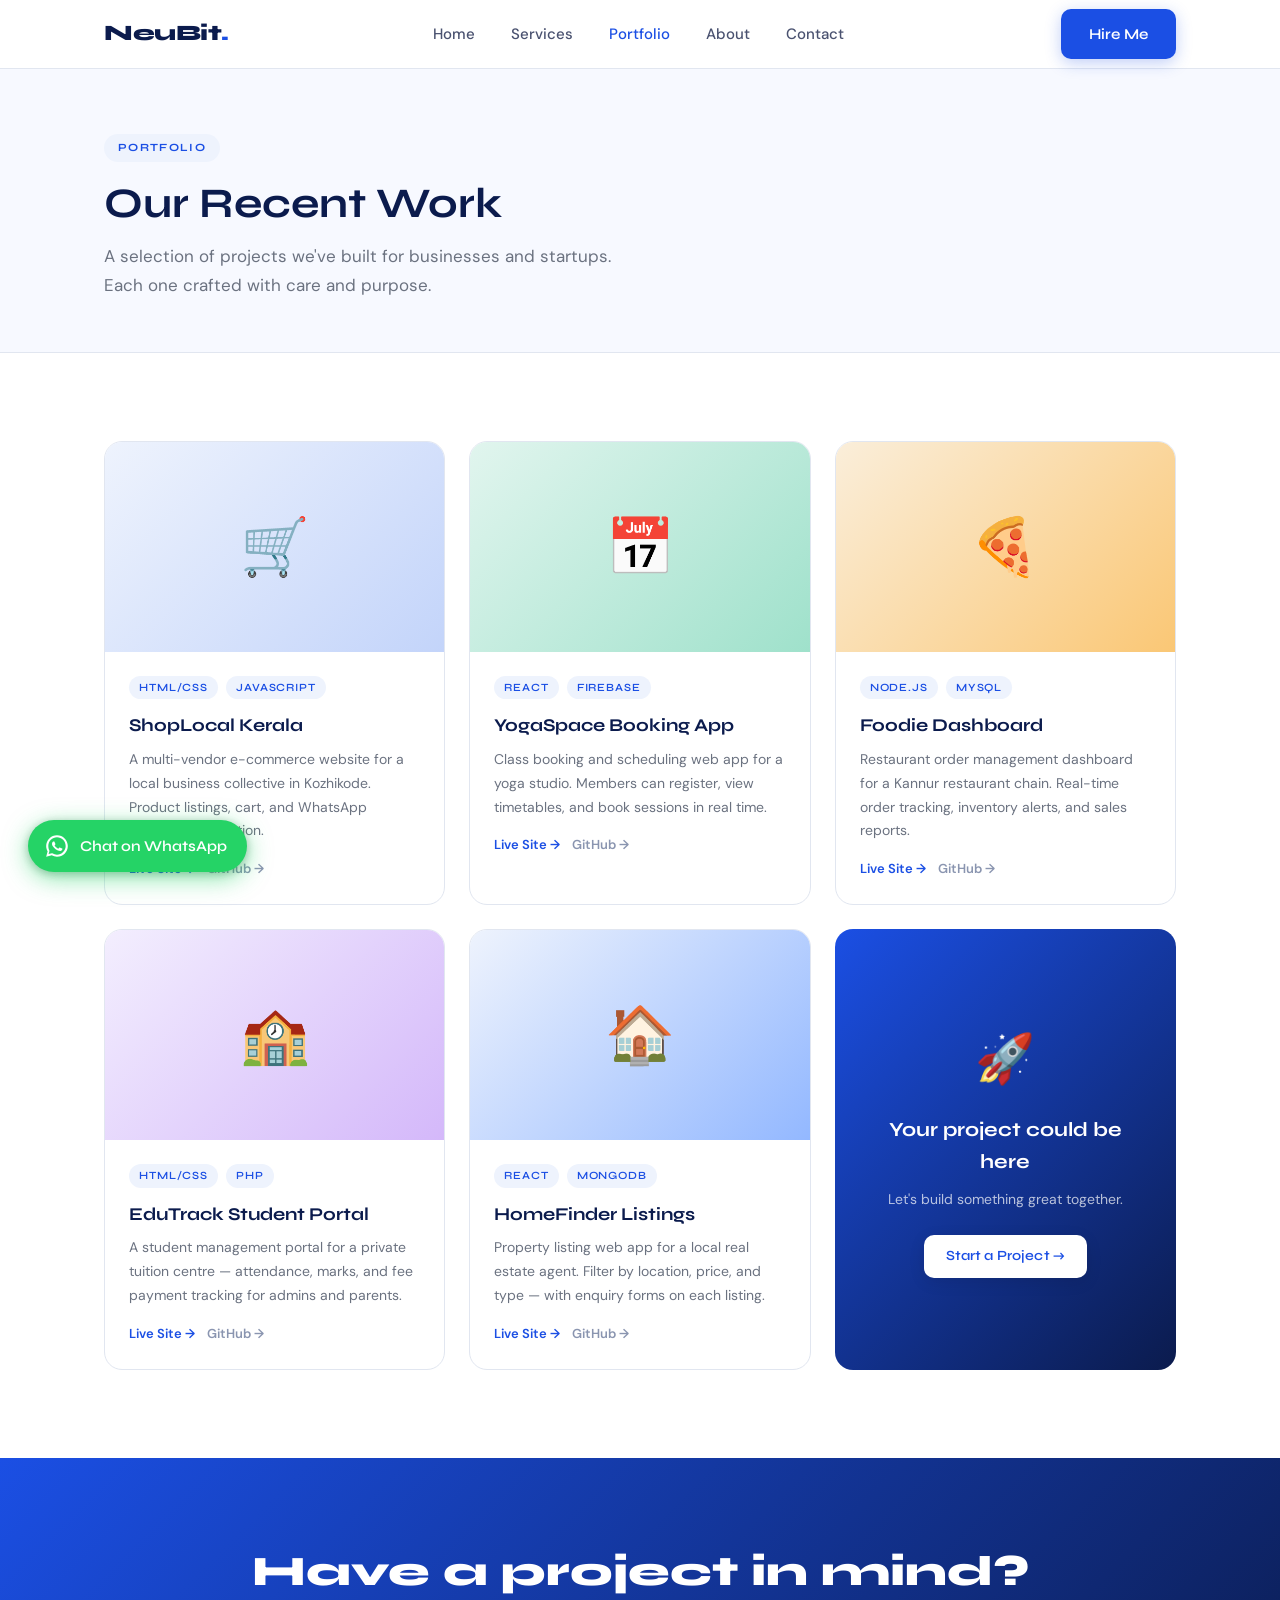
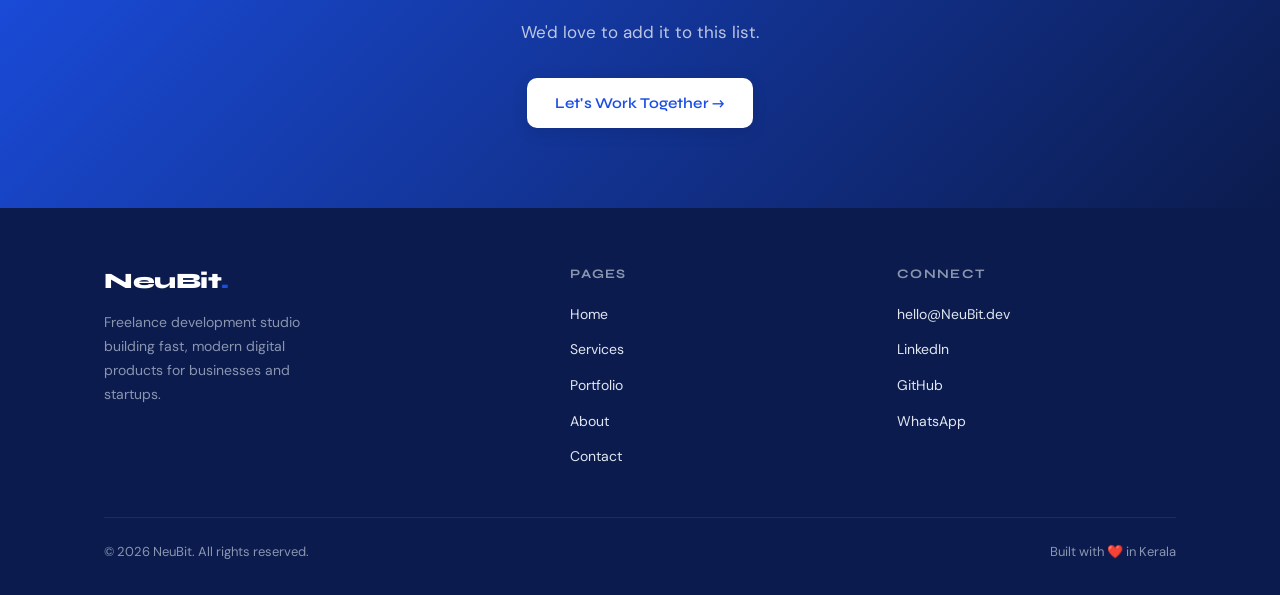
<file: portfolio.html>
<!DOCTYPE html>
<html lang="en">
<head>
  <meta charset="UTF-8" />
  <meta name="viewport" content="width=device-width, initial-scale=1.0, viewport-fit=cover" />
  <title>Portfolio — Recent Projects | NeuBit Kerala</title>
  <meta name="description" content="See NeuBit's recent web and app development projects — e-commerce stores, booking apps, dashboards, and more. Based in Kannur, Kerala." />
  <meta name="keywords" content="web development portfolio Kerala, freelance developer projects India, app development examples Kerala" />
  <meta name="robots" content="index, follow" />
  <meta name="author" content="NeuBit Development Studio" />
  <link rel="canonical" href="https://NeuBit.dev/portfolio" />

  <!-- Open Graph (Facebook, WhatsApp, LinkedIn previews) -->
  <meta property="og:type" content="website" />
  <meta property="og:title" content="Portfolio — NeuBit Freelance Development Studio" />
  <meta property="og:description" content="A selection of web and app projects built for businesses and startups across Kerala." />
  <meta property="og:url" content="https://NeuBit.dev/portfolio" />
  <meta property="og:site_name" content="NeuBit" />
  <meta property="og:image" content="https://NeuBit.dev/og-image.png" />
  <meta property="og:image:width" content="1200" />
  <meta property="og:image:height" content="630" />
  <meta property="og:locale" content="en_IN" />

  <!-- Twitter Card -->
  <meta name="twitter:card" content="summary_large_image" />
  <meta name="twitter:title" content="Portfolio — NeuBit Freelance Development Studio" />
  <meta name="twitter:description" content="A selection of web and app projects built for businesses and startups across Kerala." />
  <meta name="twitter:image" content="https://NeuBit.dev/og-image.png" />

  <!-- Schema.org Structured Data -->
  <script type="application/ld+json">
  {
      "@context": "https://schema.org",
      "@type": "WebPage",
      "name": "Portfolio — NeuBit",
      "url": "https://NeuBit.dev/portfolio",
      "description": "Recent web and app development projects by NeuBit."
    }
  </script>
  <link rel="stylesheet" href="style.css" />
  <style>
    .project-card {
      background: var(--white);
      border: 1px solid var(--gray-200);
      border-radius: var(--radius-lg);
      overflow: hidden;
      transition: var(--transition);
    }
    .project-card:hover {
      box-shadow: var(--shadow-lg);
      transform: translateY(-6px);
      border-color: var(--blue-mid);
    }
    .project-thumb {
      height: 210px;
      display: flex;
      align-items: center;
      justify-content: center;
      font-size: 56px;
    }
    .project-body { padding: 24px; }
    .project-tags { display: flex; flex-wrap: wrap; gap: 8px; margin-bottom: 12px; }
    .project-tag {
      font-size: 11px;
      font-weight: 600;
      font-family: var(--font-head);
      text-transform: uppercase;
      letter-spacing: 0.08em;
      padding: 3px 10px;
      border-radius: 100px;
      background: var(--blue-light);
      color: var(--blue);
    }
  </style>
</head>
<body>

  <nav class="navbar">
    <div class="container nav-inner">
      <a href="index.html" class="nav-logo">NeuBit<span>.</span></a>
      <ul class="nav-links">
        <li><a href="index.html">Home</a></li>
        <li><a href="services.html">Services</a></li>
        <li><a href="portfolio.html" class="active">Portfolio</a></li>
        <li><a href="about.html">About</a></li>
        <li><a href="contact.html">Contact</a></li>
      </ul>
      <a href="contact.html" class="btn btn-primary nav-cta">Hire Me</a>
      <div class="nav-hamburger" onclick="openMenu()"><span></span><span></span><span></span></div>
    </div>
  </nav>
  <div class="mobile-menu" id="mobileMenu">
    <button class="mobile-close" onclick="closeMenu()">✕</button>
    <a href="index.html" onclick="closeMenu()">Home</a>
    <a href="services.html" onclick="closeMenu()">Services</a>
    <a href="portfolio.html" onclick="closeMenu()">Portfolio</a>
    <a href="about.html" onclick="closeMenu()">About</a>
    <a href="contact.html" onclick="closeMenu()">Contact</a>
    <a href="contact.html" class="btn btn-primary" onclick="closeMenu()">Hire Me</a>
  </div>

  <!-- PAGE HEADER -->
  <section style="background:var(--off-white);border-bottom:1px solid var(--gray-200);padding:64px 0 52px;">
    <div class="container">
      <div class="tag fade-up">Portfolio</div>
      <h1 class="section-title fade-up delay-1">Our Recent Work</h1>
      <p class="section-sub fade-up delay-2">A selection of projects we've built for businesses and startups. Each one crafted with care and purpose.</p>
    </div>
  </section>

  <!-- PROJECTS GRID -->
  <section class="section">
    <div class="container">
      <div class="grid-3">

        <div class="project-card">
          <div class="project-thumb" style="background:linear-gradient(135deg,#EEF3FD,#C3D4FA);">🛒</div>
          <div class="project-body">
            <div class="project-tags">
              <span class="project-tag">HTML/CSS</span>
              <span class="project-tag">JavaScript</span>
            </div>
            <h3 style="font-family:var(--font-head);font-size:18px;font-weight:700;color:var(--navy);margin-bottom:8px;">ShopLocal Kerala</h3>
            <p style="font-size:14px;color:var(--text-light);line-height:1.7;margin-bottom:16px;">A multi-vendor e-commerce website for a local business collective in Kozhikode. Product listings, cart, and WhatsApp checkout integration.</p>
            <div style="display:flex;gap:12px;">
              <a href="#" style="font-size:13px;font-weight:600;color:var(--blue);">Live Site →</a>
              <a href="#" style="font-size:13px;font-weight:600;color:var(--gray-400);">GitHub →</a>
            </div>
          </div>
        </div>

        <div class="project-card">
          <div class="project-thumb" style="background:linear-gradient(135deg,#E1F5EE,#9FE1CB);">📅</div>
          <div class="project-body">
            <div class="project-tags">
              <span class="project-tag">React</span>
              <span class="project-tag">Firebase</span>
            </div>
            <h3 style="font-family:var(--font-head);font-size:18px;font-weight:700;color:var(--navy);margin-bottom:8px;">YogaSpace Booking App</h3>
            <p style="font-size:14px;color:var(--text-light);line-height:1.7;margin-bottom:16px;">Class booking and scheduling web app for a yoga studio. Members can register, view timetables, and book sessions in real time.</p>
            <div style="display:flex;gap:12px;">
              <a href="#" style="font-size:13px;font-weight:600;color:var(--blue);">Live Site →</a>
              <a href="#" style="font-size:13px;font-weight:600;color:var(--gray-400);">GitHub →</a>
            </div>
          </div>
        </div>

        <div class="project-card">
          <div class="project-thumb" style="background:linear-gradient(135deg,#FAEEDA,#FAC775);">🍕</div>
          <div class="project-body">
            <div class="project-tags">
              <span class="project-tag">Node.js</span>
              <span class="project-tag">MySQL</span>
            </div>
            <h3 style="font-family:var(--font-head);font-size:18px;font-weight:700;color:var(--navy);margin-bottom:8px;">Foodie Dashboard</h3>
            <p style="font-size:14px;color:var(--text-light);line-height:1.7;margin-bottom:16px;">Restaurant order management dashboard for a Kannur restaurant chain. Real-time order tracking, inventory alerts, and sales reports.</p>
            <div style="display:flex;gap:12px;">
              <a href="#" style="font-size:13px;font-weight:600;color:var(--blue);">Live Site →</a>
              <a href="#" style="font-size:13px;font-weight:600;color:var(--gray-400);">GitHub →</a>
            </div>
          </div>
        </div>

        <div class="project-card">
          <div class="project-thumb" style="background:linear-gradient(135deg,#F3EEFE,#D4B8FA);">🏫</div>
          <div class="project-body">
            <div class="project-tags">
              <span class="project-tag">HTML/CSS</span>
              <span class="project-tag">PHP</span>
            </div>
            <h3 style="font-family:var(--font-head);font-size:18px;font-weight:700;color:var(--navy);margin-bottom:8px;">EduTrack Student Portal</h3>
            <p style="font-size:14px;color:var(--text-light);line-height:1.7;margin-bottom:16px;">A student management portal for a private tuition centre — attendance, marks, and fee payment tracking for admins and parents.</p>
            <div style="display:flex;gap:12px;">
              <a href="#" style="font-size:13px;font-weight:600;color:var(--blue);">Live Site →</a>
              <a href="#" style="font-size:13px;font-weight:600;color:var(--gray-400);">GitHub →</a>
            </div>
          </div>
        </div>

        <div class="project-card">
          <div class="project-thumb" style="background:linear-gradient(135deg,#EEF3FD,#93B8FF);">🏠</div>
          <div class="project-body">
            <div class="project-tags">
              <span class="project-tag">React</span>
              <span class="project-tag">MongoDB</span>
            </div>
            <h3 style="font-family:var(--font-head);font-size:18px;font-weight:700;color:var(--navy);margin-bottom:8px;">HomeFinder Listings</h3>
            <p style="font-size:14px;color:var(--text-light);line-height:1.7;margin-bottom:16px;">Property listing web app for a local real estate agent. Filter by location, price, and type — with enquiry forms on each listing.</p>
            <div style="display:flex;gap:12px;">
              <a href="#" style="font-size:13px;font-weight:600;color:var(--blue);">Live Site →</a>
              <a href="#" style="font-size:13px;font-weight:600;color:var(--gray-400);">GitHub →</a>
            </div>
          </div>
        </div>

        <!-- Placeholder / CTA card -->
        <div class="project-card" style="background:linear-gradient(135deg,var(--blue),var(--navy));border:none;display:flex;flex-direction:column;align-items:center;justify-content:center;padding:40px;text-align:center;min-height:340px;">
          <div style="font-size:48px;margin-bottom:16px;">🚀</div>
          <h3 style="font-family:var(--font-head);font-size:20px;font-weight:700;color:white;margin-bottom:10px;">Your project could be here</h3>
          <p style="font-size:14px;color:rgba(255,255,255,0.7);margin-bottom:24px;line-height:1.7;">Let's build something great together.</p>
          <a href="contact.html" class="btn btn-white" style="font-size:14px;padding:10px 22px;">Start a Project →</a>
        </div>

      </div>
    </div>
  </section>

  <!-- CTA -->
  <section style="background:linear-gradient(135deg,var(--blue) 0%,var(--navy) 100%);padding:80px 0;">
    <div class="container text-center">
      <h2 style="font-family:var(--font-head);font-size:clamp(26px,4vw,42px);font-weight:800;color:white;margin-bottom:14px;">Have a project in mind?</h2>
      <p style="font-size:17px;color:rgba(255,255,255,0.72);margin-bottom:32px;">We'd love to add it to this list.</p>
      <a href="contact.html" class="btn btn-white">Let's Work Together →</a>
    </div>
  </section>

  <footer>
    <div class="container">
      <div class="footer-inner">
        <div class="footer-brand">
          <div class="nav-logo">NeuBit<span style="color:var(--blue);">.</span></div>
          <p>Freelance development studio building fast, modern digital products for businesses and startups.</p>
        </div>
        <div class="footer-col">
          <h4>Pages</h4>
          <ul>
            <li><a href="index.html">Home</a></li>
            <li><a href="services.html">Services</a></li>
            <li><a href="portfolio.html">Portfolio</a></li>
            <li><a href="about.html">About</a></li>
            <li><a href="contact.html">Contact</a></li>
          </ul>
        </div>
        <div class="footer-col">
          <h4>Connect</h4>
          <ul>
            <li><a href="mailto:hello@NeuBit.dev">hello@NeuBit.dev</a></li>
            <li><a href="#">LinkedIn</a></li>
            <li><a href="#">GitHub</a></li>
            <li><a href="#">WhatsApp</a></li>
          </ul>
        </div>
      </div>
      <div class="footer-bottom">
        <span>© 2026 NeuBit. All rights reserved.</span>
        <span>Built with ❤️ in Kerala</span>
      </div>
    </div>
  </footer>

  <!-- ===== FLOATING WHATSAPP BUTTON ===== -->
  <a href="https://wa.me/919999999999" target="_blank" rel="noopener noreferrer" id="whatsappBtn" title="Chat on WhatsApp">
    <svg xmlns="http://www.w3.org/2000/svg" viewBox="0 0 48 48" width="26" height="26" fill="white">
      <path d="M24 4C13 4 4 13 4 24c0 3.6 1 7 2.7 9.9L4 44l10.4-2.7C17.2 43 20.5 44 24 44c11 0 20-9 20-20S35 4 24 4zm0 36c-3.1 0-6.1-.8-8.7-2.4l-.6-.4-6.2 1.6 1.7-6-.4-.6C8.8 30.1 8 27.1 8 24 8 15.2 15.2 8 24 8s16 7.2 16 16-7.2 16-16 16zm8.7-11.8c-.5-.2-2.8-1.4-3.2-1.5-.4-.2-.7-.2-1 .2-.3.5-1.2 1.5-1.4 1.8-.3.3-.5.3-1 .1-.5-.2-2-.7-3.8-2.3-1.4-1.2-2.3-2.8-2.6-3.2-.3-.5 0-.7.2-1 .2-.2.5-.5.7-.8.2-.3.3-.5.4-.8.1-.3 0-.6-.1-.8-.1-.2-1-2.5-1.4-3.4-.4-.9-.8-.8-1-.8h-.9c-.3 0-.8.1-1.2.6-.4.5-1.6 1.6-1.6 3.8s1.7 4.4 1.9 4.7c.2.3 3.3 5.1 8 7.1 1.1.5 2 .8 2.7 1 1.1.3 2.2.3 3 .2.9-.1 2.8-1.1 3.2-2.2.4-1.1.4-2 .3-2.2-.2-.2-.5-.3-1-.5z"/>
    </svg>
    <span>Chat on WhatsApp</span>
  </a>

  <script>
        function openMenu() { document.getElementById('mobileMenu').classList.add('open'); }
    function closeMenu() { document.getElementById('mobileMenu').classList.remove('open'); }
  </script>
</body>
</html>
</file>
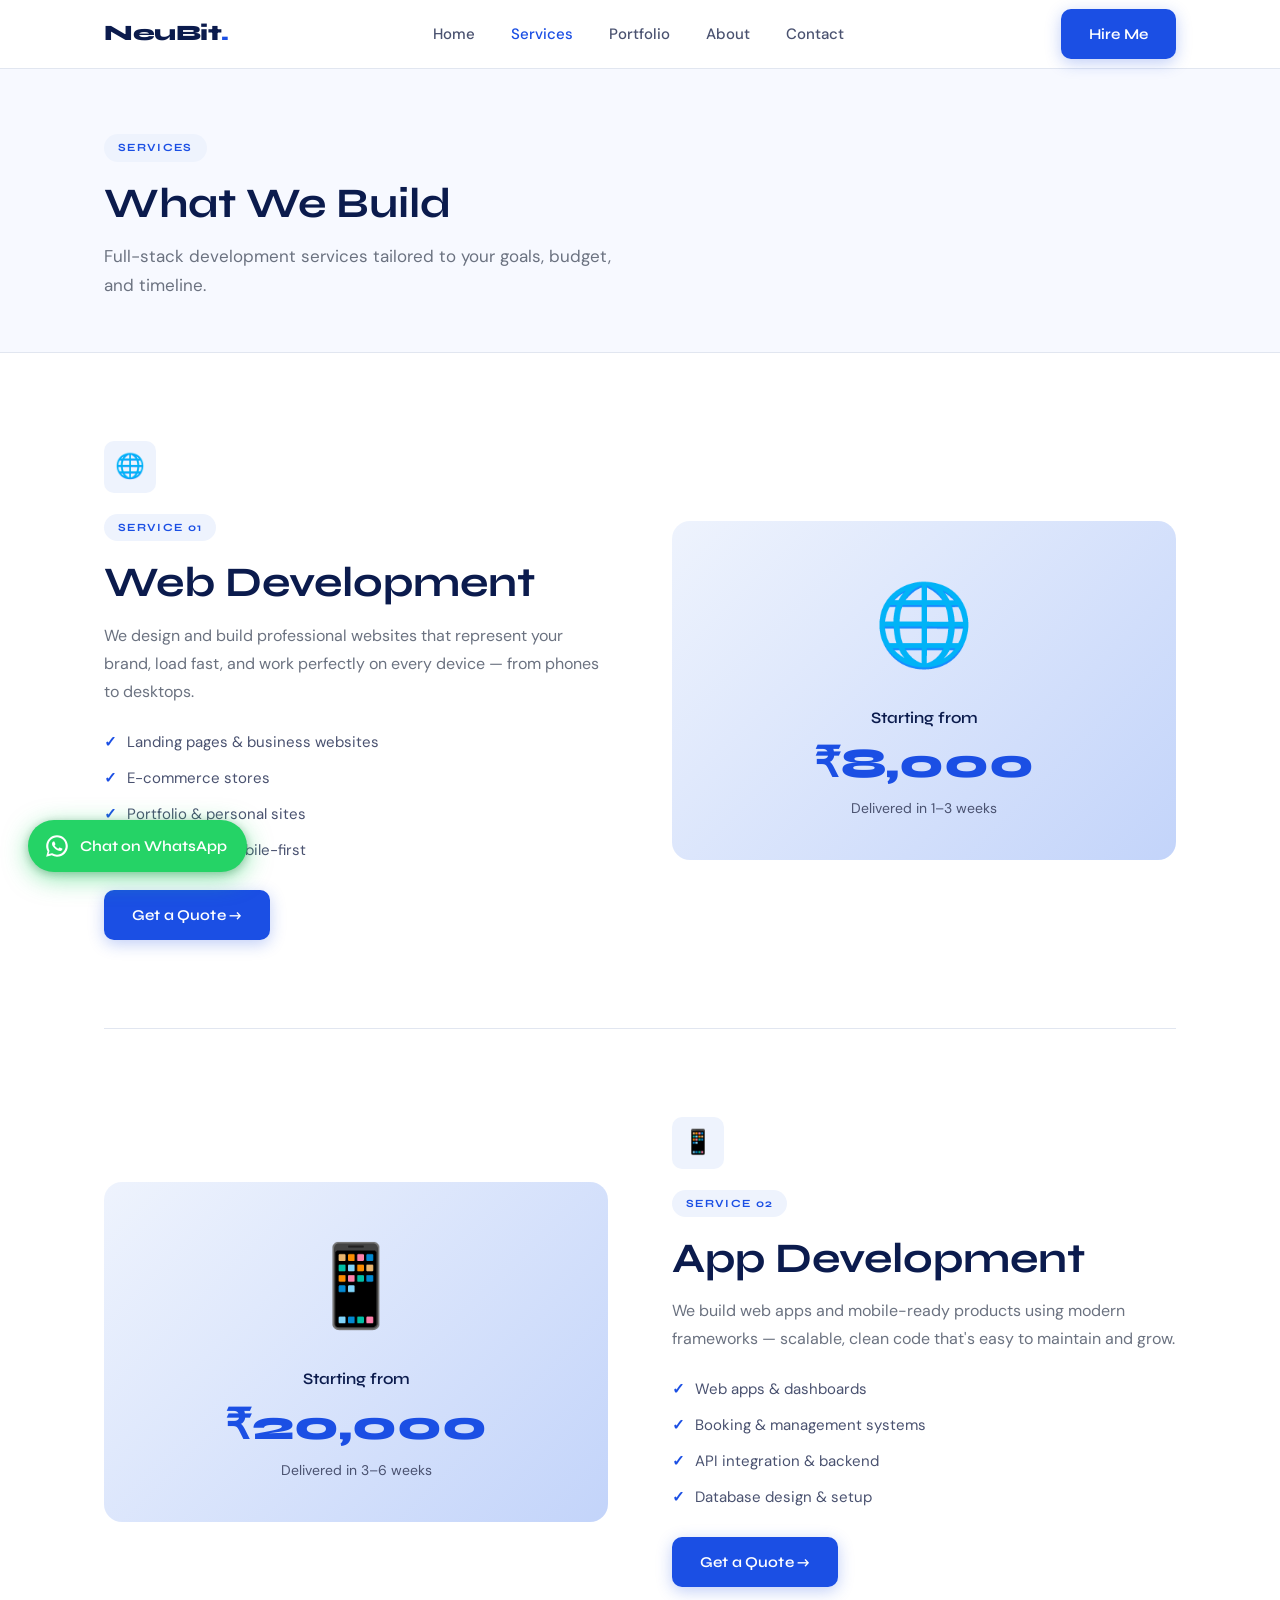
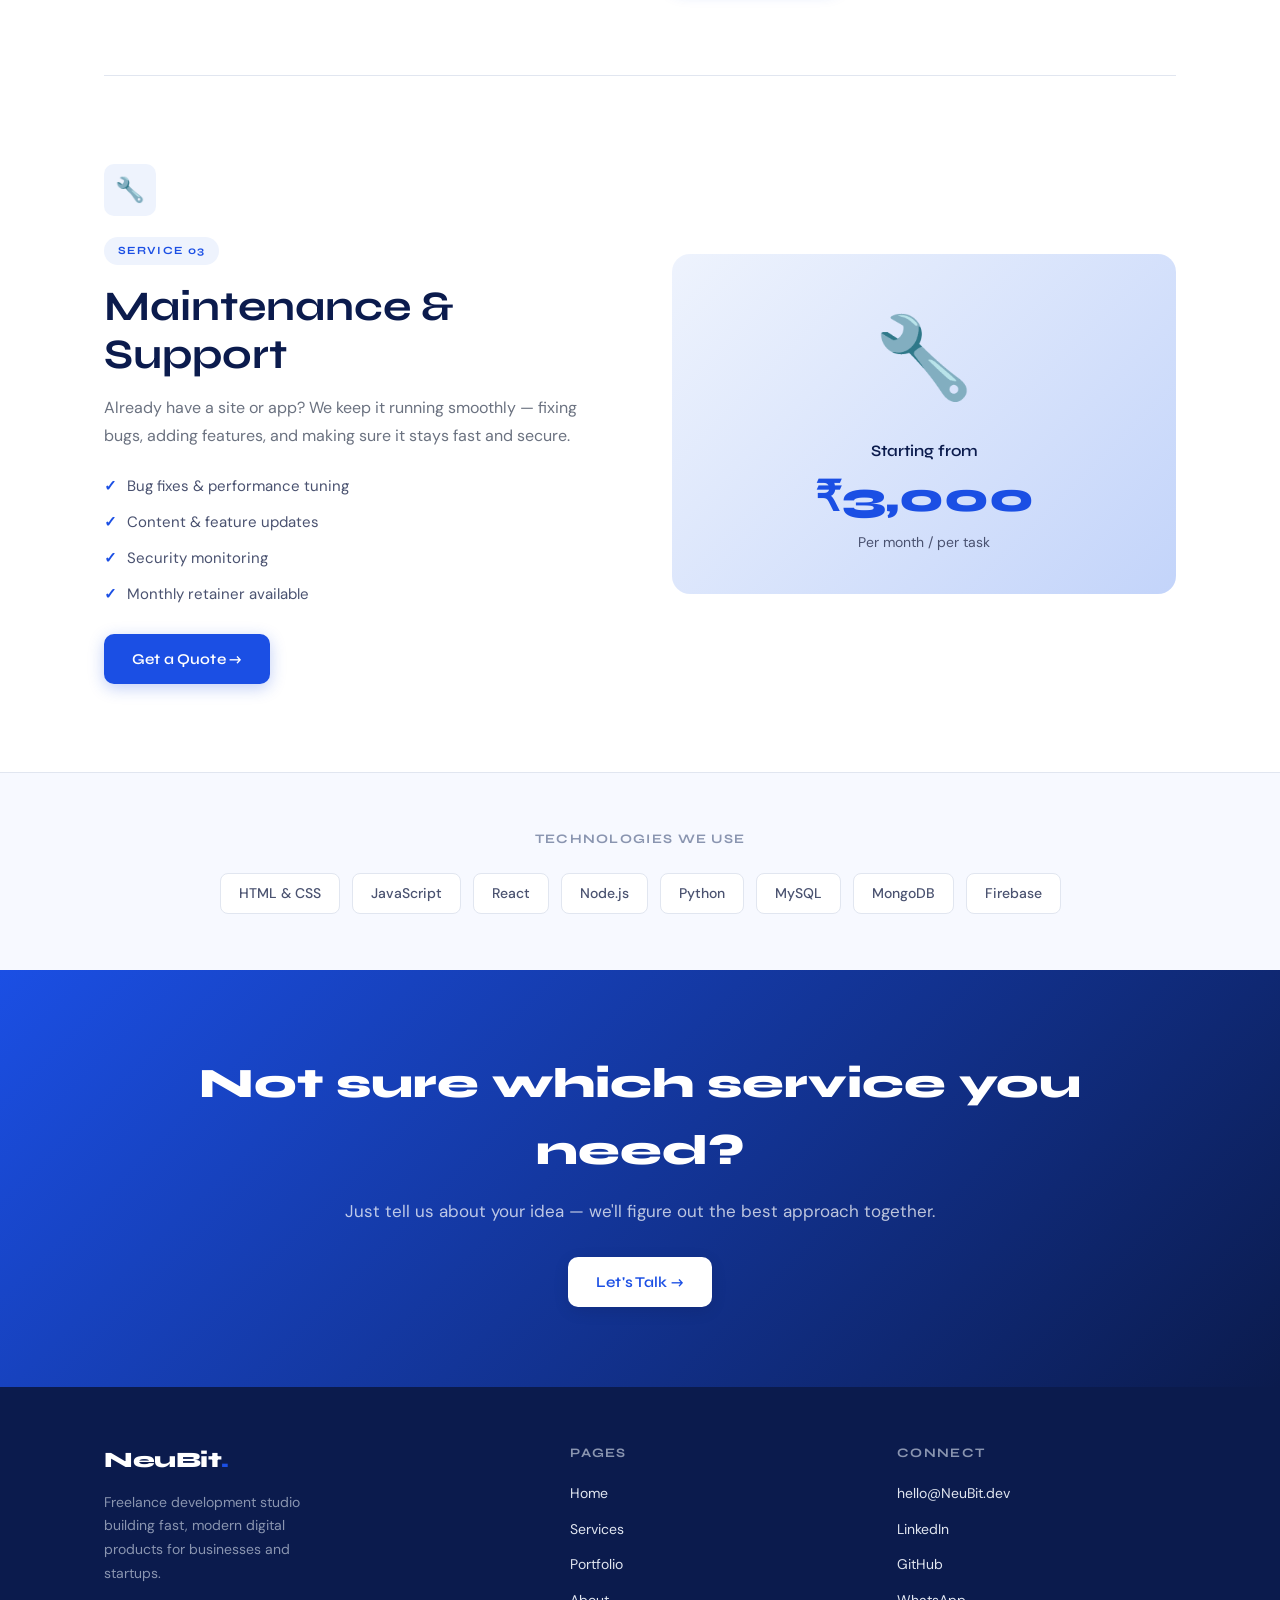
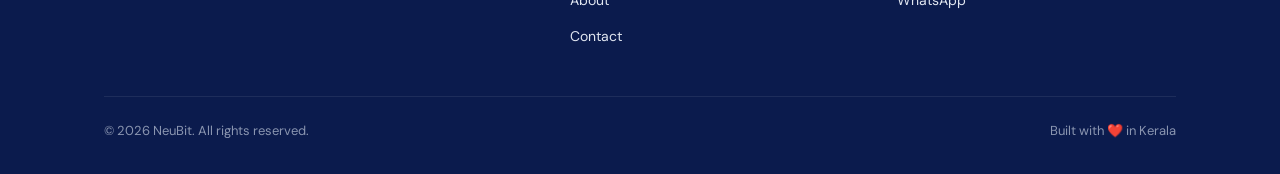
<file: services.html>
<!DOCTYPE html>
<html lang="en">
<head>
  <meta charset="UTF-8" />
  <meta name="viewport" content="width=device-width, initial-scale=1.0, viewport-fit=cover" />
  <title>Services — Web & App Development | NeuBit Kerala</title>
  <meta name="description" content="NeuBit offers web development, app development, and maintenance services starting from ₹8,000. Based in Kannur, Kerala. Contact us for a free quote." />
  <meta name="keywords" content="web development services Kerala, app development Kannur, website maintenance India, hire freelance developer Kerala" />
  <meta name="robots" content="index, follow" />
  <meta name="author" content="NeuBit Development Studio" />
  <link rel="canonical" href="https://NeuBit.dev/services" />

  <!-- Open Graph (Facebook, WhatsApp, LinkedIn previews) -->
  <meta property="og:type" content="website" />
  <meta property="og:title" content="Services — NeuBit Freelance Development Studio" />
  <meta property="og:description" content="Web development, app development, and maintenance services for businesses and startups in Kerala and beyond." />
  <meta property="og:url" content="https://NeuBit.dev/services" />
  <meta property="og:site_name" content="NeuBit" />
  <meta property="og:image" content="https://NeuBit.dev/og-image.png" />
  <meta property="og:image:width" content="1200" />
  <meta property="og:image:height" content="630" />
  <meta property="og:locale" content="en_IN" />

  <!-- Twitter Card -->
  <meta name="twitter:card" content="summary_large_image" />
  <meta name="twitter:title" content="Services — NeuBit Freelance Development Studio" />
  <meta name="twitter:description" content="Web development, app development, and maintenance services for businesses and startups in Kerala and beyond." />
  <meta name="twitter:image" content="https://NeuBit.dev/og-image.png" />

  <!-- Schema.org Structured Data -->
  <script type="application/ld+json">
  {
      "@context": "https://schema.org",
      "@type": "Service",
      "name": "Web & App Development Services",
      "provider": {
        "@type": "LocalBusiness",
        "name": "NeuBit",
        "address": { "@type": "PostalAddress", "addressLocality": "Kannur", "addressRegion": "Kerala" }
      },
      "description": "Professional web development, app development and maintenance services.",
      "areaServed": "India",
      "url": "https://NeuBit.dev/services"
    }
  </script>
  <link rel="stylesheet" href="style.css" />
</head>
<body>

  <nav class="navbar">
    <div class="container nav-inner">
      <a href="index.html" class="nav-logo">NeuBit<span>.</span></a>
      <ul class="nav-links">
        <li><a href="index.html">Home</a></li>
        <li><a href="services.html" class="active">Services</a></li>
        <li><a href="portfolio.html">Portfolio</a></li>
        <li><a href="about.html">About</a></li>
        <li><a href="contact.html">Contact</a></li>
      </ul>
      <a href="contact.html" class="btn btn-primary nav-cta">Hire Me</a>
      <div class="nav-hamburger" onclick="openMenu()"><span></span><span></span><span></span></div>
    </div>
  </nav>
  <div class="mobile-menu" id="mobileMenu">
    <button class="mobile-close" onclick="closeMenu()">✕</button>
    <a href="index.html" onclick="closeMenu()">Home</a>
    <a href="services.html" onclick="closeMenu()">Services</a>
    <a href="portfolio.html" onclick="closeMenu()">Portfolio</a>
    <a href="about.html" onclick="closeMenu()">About</a>
    <a href="contact.html" onclick="closeMenu()">Contact</a>
    <a href="contact.html" class="btn btn-primary" onclick="closeMenu()">Hire Me</a>
  </div>

  <!-- PAGE HEADER -->
  <section style="background:var(--off-white);border-bottom:1px solid var(--gray-200);padding:64px 0 52px;">
    <div class="container">
      <div class="tag fade-up">Services</div>
      <h1 class="section-title fade-up delay-1">What We Build</h1>
      <p class="section-sub fade-up delay-2">Full-stack development services tailored to your goals, budget, and timeline.</p>
    </div>
  </section>

  <!-- SERVICES DETAIL -->
  <section class="section">
    <div class="container">

      <!-- Service 1 -->
      <div class="mobile-stack" style="display:grid;grid-template-columns:1fr 1fr;gap:64px;align-items:center;margin-bottom:88px;">
        <div>
          <div class="card-icon" style="margin-bottom:20px;">🌐</div>
          <div class="tag">Service 01</div>
          <h2 class="section-title">Web Development</h2>
          <p style="font-size:16px;color:var(--text-light);line-height:1.75;margin-bottom:24px;">We design and build professional websites that represent your brand, load fast, and work perfectly on every device — from phones to desktops.</p>
          <ul style="display:flex;flex-direction:column;gap:12px;margin-bottom:28px;">
            <li style="display:flex;gap:10px;align-items:flex-start;font-size:15px;color:var(--gray-600);"><span style="color:var(--blue);font-weight:700;flex-shrink:0;">✓</span>Landing pages & business websites</li>
            <li style="display:flex;gap:10px;align-items:flex-start;font-size:15px;color:var(--gray-600);"><span style="color:var(--blue);font-weight:700;flex-shrink:0;">✓</span>E-commerce stores</li>
            <li style="display:flex;gap:10px;align-items:flex-start;font-size:15px;color:var(--gray-600);"><span style="color:var(--blue);font-weight:700;flex-shrink:0;">✓</span>Portfolio & personal sites</li>
            <li style="display:flex;gap:10px;align-items:flex-start;font-size:15px;color:var(--gray-600);"><span style="color:var(--blue);font-weight:700;flex-shrink:0;">✓</span>SEO-ready & mobile-first</li>
          </ul>
          <a href="contact.html" class="btn btn-primary">Get a Quote →</a>
        </div>
        <div style="background:linear-gradient(135deg,var(--blue-light),var(--blue-mid));border-radius:var(--radius-lg);padding:40px;text-align:center;">
          <div style="font-size:80px;margin-bottom:16px;">🌐</div>
          <p style="font-family:var(--font-head);font-size:16px;font-weight:600;color:var(--navy);">Starting from</p>
          <p style="font-family:var(--font-head);font-size:42px;font-weight:800;color:var(--blue);">₹8,000</p>
          <p style="font-size:14px;color:var(--gray-600);">Delivered in 1–3 weeks</p>
        </div>
      </div>

      <hr style="border:none;border-top:1px solid var(--gray-200);margin-bottom:88px;">

      <!-- Service 2 -->
      <div class="mobile-stack" style="display:grid;grid-template-columns:1fr 1fr;gap:64px;align-items:center;margin-bottom:88px;">
        <div style="background:linear-gradient(135deg,#EEF3FD,#C3D4FA);border-radius:var(--radius-lg);padding:40px;text-align:center;">
          <div style="font-size:80px;margin-bottom:16px;">📱</div>
          <p style="font-family:var(--font-head);font-size:16px;font-weight:600;color:var(--navy);">Starting from</p>
          <p style="font-family:var(--font-head);font-size:42px;font-weight:800;color:var(--blue);">₹20,000</p>
          <p style="font-size:14px;color:var(--gray-600);">Delivered in 3–6 weeks</p>
        </div>
        <div>
          <div class="card-icon" style="margin-bottom:20px;">📱</div>
          <div class="tag">Service 02</div>
          <h2 class="section-title">App Development</h2>
          <p style="font-size:16px;color:var(--text-light);line-height:1.75;margin-bottom:24px;">We build web apps and mobile-ready products using modern frameworks — scalable, clean code that's easy to maintain and grow.</p>
          <ul style="display:flex;flex-direction:column;gap:12px;margin-bottom:28px;">
            <li style="display:flex;gap:10px;align-items:flex-start;font-size:15px;color:var(--gray-600);"><span style="color:var(--blue);font-weight:700;flex-shrink:0;">✓</span>Web apps & dashboards</li>
            <li style="display:flex;gap:10px;align-items:flex-start;font-size:15px;color:var(--gray-600);"><span style="color:var(--blue);font-weight:700;flex-shrink:0;">✓</span>Booking & management systems</li>
            <li style="display:flex;gap:10px;align-items:flex-start;font-size:15px;color:var(--gray-600);"><span style="color:var(--blue);font-weight:700;flex-shrink:0;">✓</span>API integration & backend</li>
            <li style="display:flex;gap:10px;align-items:flex-start;font-size:15px;color:var(--gray-600);"><span style="color:var(--blue);font-weight:700;flex-shrink:0;">✓</span>Database design & setup</li>
          </ul>
          <a href="contact.html" class="btn btn-primary">Get a Quote →</a>
        </div>
      </div>

      <hr style="border:none;border-top:1px solid var(--gray-200);margin-bottom:88px;">

      <!-- Service 3 -->
      <div class="mobile-stack" style="display:grid;grid-template-columns:1fr 1fr;gap:64px;align-items:center;">
        <div>
          <div class="card-icon" style="margin-bottom:20px;">🔧</div>
          <div class="tag">Service 03</div>
          <h2 class="section-title">Maintenance & Support</h2>
          <p style="font-size:16px;color:var(--text-light);line-height:1.75;margin-bottom:24px;">Already have a site or app? We keep it running smoothly — fixing bugs, adding features, and making sure it stays fast and secure.</p>
          <ul style="display:flex;flex-direction:column;gap:12px;margin-bottom:28px;">
            <li style="display:flex;gap:10px;align-items:flex-start;font-size:15px;color:var(--gray-600);"><span style="color:var(--blue);font-weight:700;flex-shrink:0;">✓</span>Bug fixes & performance tuning</li>
            <li style="display:flex;gap:10px;align-items:flex-start;font-size:15px;color:var(--gray-600);"><span style="color:var(--blue);font-weight:700;flex-shrink:0;">✓</span>Content & feature updates</li>
            <li style="display:flex;gap:10px;align-items:flex-start;font-size:15px;color:var(--gray-600);"><span style="color:var(--blue);font-weight:700;flex-shrink:0;">✓</span>Security monitoring</li>
            <li style="display:flex;gap:10px;align-items:flex-start;font-size:15px;color:var(--gray-600);"><span style="color:var(--blue);font-weight:700;flex-shrink:0;">✓</span>Monthly retainer available</li>
          </ul>
          <a href="contact.html" class="btn btn-primary">Get a Quote →</a>
        </div>
        <div style="background:linear-gradient(135deg,var(--blue-light),var(--blue-mid));border-radius:var(--radius-lg);padding:40px;text-align:center;">
          <div style="font-size:80px;margin-bottom:16px;">🔧</div>
          <p style="font-family:var(--font-head);font-size:16px;font-weight:600;color:var(--navy);">Starting from</p>
          <p style="font-family:var(--font-head);font-size:42px;font-weight:800;color:var(--blue);">₹3,000</p>
          <p style="font-size:14px;color:var(--gray-600);">Per month / per task</p>
        </div>
      </div>

    </div>
  </section>

  <!-- TECH STACK -->
  <section class="section-sm" style="background:var(--off-white);border-top:1px solid var(--gray-200);">
    <div class="container text-center">
      <p style="font-size:13px;font-family:var(--font-head);font-weight:700;text-transform:uppercase;letter-spacing:0.1em;color:var(--gray-400);margin-bottom:24px;">Technologies We Use</p>
      <div style="display:flex;flex-wrap:wrap;gap:12px;justify-content:center;">
        <span style="background:white;border:1px solid var(--gray-200);border-radius:8px;padding:8px 18px;font-size:14px;font-weight:500;color:var(--gray-600);">HTML & CSS</span>
        <span style="background:white;border:1px solid var(--gray-200);border-radius:8px;padding:8px 18px;font-size:14px;font-weight:500;color:var(--gray-600);">JavaScript</span>
        <span style="background:white;border:1px solid var(--gray-200);border-radius:8px;padding:8px 18px;font-size:14px;font-weight:500;color:var(--gray-600);">React</span>
        <span style="background:white;border:1px solid var(--gray-200);border-radius:8px;padding:8px 18px;font-size:14px;font-weight:500;color:var(--gray-600);">Node.js</span>
        <span style="background:white;border:1px solid var(--gray-200);border-radius:8px;padding:8px 18px;font-size:14px;font-weight:500;color:var(--gray-600);">Python</span>
        <span style="background:white;border:1px solid var(--gray-200);border-radius:8px;padding:8px 18px;font-size:14px;font-weight:500;color:var(--gray-600);">MySQL</span>
        <span style="background:white;border:1px solid var(--gray-200);border-radius:8px;padding:8px 18px;font-size:14px;font-weight:500;color:var(--gray-600);">MongoDB</span>
        <span style="background:white;border:1px solid var(--gray-200);border-radius:8px;padding:8px 18px;font-size:14px;font-weight:500;color:var(--gray-600);">Firebase</span>
      </div>
    </div>
  </section>

  <!-- CTA -->
  <section style="background:linear-gradient(135deg,var(--blue) 0%,var(--navy) 100%);padding:80px 0;">
    <div class="container text-center">
      <h2 style="font-family:var(--font-head);font-size:clamp(26px,4vw,42px);font-weight:800;color:white;margin-bottom:14px;">Not sure which service you need?</h2>
      <p style="font-size:17px;color:rgba(255,255,255,0.72);margin-bottom:32px;">Just tell us about your idea — we'll figure out the best approach together.</p>
      <a href="contact.html" class="btn btn-white">Let's Talk →</a>
    </div>
  </section>

  <footer>
    <div class="container">
      <div class="footer-inner">
        <div class="footer-brand">
          <div class="nav-logo">NeuBit<span style="color:var(--blue);">.</span></div>
          <p>Freelance development studio building fast, modern digital products for businesses and startups.</p>
        </div>
        <div class="footer-col">
          <h4>Pages</h4>
          <ul>
            <li><a href="index.html">Home</a></li>
            <li><a href="services.html">Services</a></li>
            <li><a href="portfolio.html">Portfolio</a></li>
            <li><a href="about.html">About</a></li>
            <li><a href="contact.html">Contact</a></li>
          </ul>
        </div>
        <div class="footer-col">
          <h4>Connect</h4>
          <ul>
            <li><a href="mailto:hello@NeuBit.dev">hello@NeuBit.dev</a></li>
            <li><a href="#">LinkedIn</a></li>
            <li><a href="#">GitHub</a></li>
            <li><a href="#">WhatsApp</a></li>
          </ul>
        </div>
      </div>
      <div class="footer-bottom">
        <span>© 2026 NeuBit. All rights reserved.</span>
        <span>Built with ❤️ in Kerala</span>
      </div>
    </div>
  </footer>

  <!-- ===== FLOATING WHATSAPP BUTTON ===== -->
  <a href="https://wa.me/919999999999" target="_blank" rel="noopener noreferrer" id="whatsappBtn" title="Chat on WhatsApp">
    <svg xmlns="http://www.w3.org/2000/svg" viewBox="0 0 48 48" width="26" height="26" fill="white">
      <path d="M24 4C13 4 4 13 4 24c0 3.6 1 7 2.7 9.9L4 44l10.4-2.7C17.2 43 20.5 44 24 44c11 0 20-9 20-20S35 4 24 4zm0 36c-3.1 0-6.1-.8-8.7-2.4l-.6-.4-6.2 1.6 1.7-6-.4-.6C8.8 30.1 8 27.1 8 24 8 15.2 15.2 8 24 8s16 7.2 16 16-7.2 16-16 16zm8.7-11.8c-.5-.2-2.8-1.4-3.2-1.5-.4-.2-.7-.2-1 .2-.3.5-1.2 1.5-1.4 1.8-.3.3-.5.3-1 .1-.5-.2-2-.7-3.8-2.3-1.4-1.2-2.3-2.8-2.6-3.2-.3-.5 0-.7.2-1 .2-.2.5-.5.7-.8.2-.3.3-.5.4-.8.1-.3 0-.6-.1-.8-.1-.2-1-2.5-1.4-3.4-.4-.9-.8-.8-1-.8h-.9c-.3 0-.8.1-1.2.6-.4.5-1.6 1.6-1.6 3.8s1.7 4.4 1.9 4.7c.2.3 3.3 5.1 8 7.1 1.1.5 2 .8 2.7 1 1.1.3 2.2.3 3 .2.9-.1 2.8-1.1 3.2-2.2.4-1.1.4-2 .3-2.2-.2-.2-.5-.3-1-.5z"/>
    </svg>
    <span>Chat on WhatsApp</span>
  </a>

  <script>
        function openMenu() { document.getElementById('mobileMenu').classList.add('open'); }
    function closeMenu() { document.getElementById('mobileMenu').classList.remove('open'); }
  </script>
</body>
</html>
</file>
<file: style.css>
/* =========================================
   NIL — Freelance Development Studio
   style.css — shared across all pages
   ========================================= */

@import url('https://fonts.googleapis.com/css2?family=Syne:wght@400;500;600;700;800&family=DM+Sans:ital,opsz,wght@0,9..40,300;0,9..40,400;0,9..40,500;1,9..40,300&display=swap');

/* ---- CSS Variables ---- */
:root {
  --blue:        #1B4FE4;
  --blue-dark:   #1239B5;
  --blue-light:  #EEF3FD;
  --blue-mid:    #C3D4FA;
  --navy:        #0B1B4D;
  --white:       #FFFFFF;
  --off-white:   #F7F9FF;
  --gray-100:    #F0F2F8;
  --gray-200:    #E1E6F0;
  --gray-400:    #8A95B0;
  --gray-600:    #4A5270;
  --gray-800:    #1E2340;
  --text:        #111827;
  --text-light:  #6B7280;
  --radius:      10px;
  --radius-lg:   18px;
  --shadow:      0 4px 24px rgba(27,79,228,0.10);
  --shadow-lg:   0 12px 40px rgba(27,79,228,0.16);
  --transition:  0.25s cubic-bezier(0.4,0,0.2,1);
  --font-head:   'Syne', sans-serif;
  --font-body:   'DM Sans', sans-serif;
  --max-w:       1120px;
}

/* ---- Reset ---- */
*, *::before, *::after { box-sizing: border-box; margin: 0; padding: 0; }
html { scroll-behavior: smooth; }
body {
  font-family: var(--font-body);
  color: var(--text);
  background: var(--white);
  line-height: 1.6;
  -webkit-font-smoothing: antialiased;
}
a { text-decoration: none; color: inherit; }
img { max-width: 100%; display: block; }
ul { list-style: none; }

/* ---- Utility ---- */
.container { max-width: var(--max-w); margin: 0 auto; padding: 0 24px; }
.section { padding: 88px 0; }
.section-sm { padding: 56px 0; }
.tag {
  display: inline-block;
  font-family: var(--font-head);
  font-size: 11px;
  font-weight: 700;
  letter-spacing: 0.12em;
  text-transform: uppercase;
  color: var(--blue);
  background: var(--blue-light);
  padding: 5px 14px;
  border-radius: 100px;
  margin-bottom: 18px;
}
.section-title {
  font-family: var(--font-head);
  font-size: clamp(28px, 4vw, 42px);
  font-weight: 700;
  color: var(--navy);
  line-height: 1.15;
  margin-bottom: 14px;
}
.section-sub {
  font-size: 17px;
  color: var(--text-light);
  max-width: 520px;
  line-height: 1.7;
}
.text-center { text-align: center; }
.text-center .section-sub { margin: 0 auto; }

/* ---- Buttons ---- */
.btn {
  display: inline-flex;
  align-items: center;
  gap: 8px;
  font-family: var(--font-head);
  font-size: 15px;
  font-weight: 600;
  padding: 13px 28px;
  border-radius: var(--radius);
  border: none;
  cursor: pointer;
  transition: var(--transition);
  letter-spacing: 0.01em;
}
.btn-primary {
  background: var(--blue);
  color: var(--white);
  box-shadow: 0 4px 16px rgba(27,79,228,0.28);
}
.btn-primary:hover {
  background: var(--blue-dark);
  transform: translateY(-2px);
  box-shadow: 0 8px 24px rgba(27,79,228,0.35);
}
.btn-outline {
  background: transparent;
  color: var(--blue);
  border: 2px solid var(--blue);
}
.btn-outline:hover {
  background: var(--blue-light);
  transform: translateY(-2px);
}
.btn-white {
  background: var(--white);
  color: var(--blue);
  box-shadow: 0 4px 16px rgba(0,0,0,0.10);
}
.btn-white:hover {
  transform: translateY(-2px);
  box-shadow: 0 8px 24px rgba(0,0,0,0.15);
}

/* ---- Navbar ---- */
.navbar {
  position: sticky;
  top: 0;
  z-index: 100;
  background: rgba(255,255,255,0.92);
  backdrop-filter: blur(12px);
  border-bottom: 1px solid var(--gray-200);
}
.nav-inner {
  display: flex;
  align-items: center;
  justify-content: space-between;
  height: 68px;
}
.nav-logo {
  font-family: var(--font-head);
  font-size: 22px;
  font-weight: 800;
  color: var(--navy);
  letter-spacing: -0.02em;
}
.nav-logo span { color: var(--blue); }
.nav-links {
  display: flex;
  align-items: center;
  gap: 36px;
}
.nav-links a {
  font-size: 15px;
  font-weight: 500;
  color: var(--gray-600);
  transition: color var(--transition);
}
.nav-links a:hover, .nav-links a.active { color: var(--blue); }
.nav-cta { margin-left: 12px; }
.nav-hamburger {
  display: none;
  flex-direction: column;
  gap: 5px;
  cursor: pointer;
  padding: 4px;
}
.nav-hamburger span {
  display: block;
  width: 24px;
  height: 2px;
  background: var(--navy);
  border-radius: 2px;
  transition: var(--transition);
}
.mobile-menu {
  display: none;
  position: fixed;
  inset: 0;
  background: var(--white);
  z-index: 200;
  flex-direction: column;
  align-items: center;
  justify-content: center;
  gap: 32px;
}
.mobile-menu.open { display: flex; }
.mobile-menu a {
  font-family: var(--font-head);
  font-size: 28px;
  font-weight: 700;
  color: var(--navy);
  transition: color var(--transition);
}
.mobile-menu a:hover { color: var(--blue); }
.mobile-close {
  position: absolute;
  top: 20px;
  right: 24px;
  font-size: 32px;
  cursor: pointer;
  color: var(--gray-600);
  background: none;
  border: none;
}

/* ---- Footer ---- */
footer {
  background: var(--navy);
  color: var(--gray-200);
  padding: 56px 0 32px;
}
.footer-inner {
  display: grid;
  grid-template-columns: 1.5fr 1fr 1fr;
  gap: 48px;
  margin-bottom: 48px;
}
.footer-brand .nav-logo { color: var(--white); margin-bottom: 12px; }
.footer-brand p { font-size: 14px; color: var(--gray-400); line-height: 1.7; max-width: 240px; }
.footer-col h4 {
  font-family: var(--font-head);
  font-size: 13px;
  font-weight: 700;
  letter-spacing: 0.1em;
  text-transform: uppercase;
  color: var(--gray-400);
  margin-bottom: 16px;
}
.footer-col ul { display: flex; flex-direction: column; gap: 10px; }
.footer-col ul a { font-size: 14px; color: var(--gray-200); transition: color var(--transition); }
.footer-col ul a:hover { color: var(--white); }
.footer-bottom {
  border-top: 1px solid rgba(255,255,255,0.08);
  padding-top: 24px;
  display: flex;
  align-items: center;
  justify-content: space-between;
  font-size: 13px;
  color: var(--gray-400);
}

/* ---- Cards ---- */
.card {
  background: var(--white);
  border: 1px solid var(--gray-200);
  border-radius: var(--radius-lg);
  padding: 32px;
  transition: var(--transition);
}
.card:hover {
  border-color: var(--blue-mid);
  box-shadow: var(--shadow);
  transform: translateY(-4px);
}
.card-icon {
  width: 52px;
  height: 52px;
  border-radius: var(--radius);
  background: var(--blue-light);
  display: flex;
  align-items: center;
  justify-content: center;
  margin-bottom: 20px;
  font-size: 24px;
}

/* ---- Grid helpers ---- */
.grid-3 { display: grid; grid-template-columns: repeat(3,1fr); gap: 24px; }
.grid-2 { display: grid; grid-template-columns: repeat(2,1fr); gap: 24px; }

/* mobile-stack — any 2-col inline grid that should collapse on phones */
@media (max-width: 640px) {
  .mobile-stack {
    grid-template-columns: 1fr !important;
    gap: 28px !important;
  }
}

/* ---- Responsive ---- */
@media (max-width: 900px) {
  .grid-3 { grid-template-columns: repeat(2,1fr); }
  .footer-inner { grid-template-columns: 1fr 1fr; }
}

/* ---- MOBILE (max 640px) — Full override ---- */
@media (max-width: 640px) {

  /* Base */
  body { overflow-x: hidden; }
  .container { padding: 0 18px; }
  .grid-3, .grid-2 { grid-template-columns: 1fr; }
  .section { padding: 56px 0; }
  .section-sm { padding: 40px 0; }
  .section-title { font-size: 26px; }
  .section-sub { font-size: 15px; }

  /* Navbar */
  .nav-links, .nav-cta { display: none; }
  .nav-hamburger { display: flex; }

  /* Footer */
  .footer-inner { grid-template-columns: 1fr; gap: 28px; }
  .footer-bottom { flex-direction: column; gap: 8px; text-align: center; }

  /* Hero section */
  .hero-section { padding: 72px 0 60px !important; }

  /* All inline 2-col grids collapse to 1 col */
  [style*="grid-template-columns:1fr 1fr"],
  [style*="grid-template-columns: 1fr 1fr"],
  [style*="grid-template-columns:1fr 1.2fr"],
  [style*="grid-template-columns:1fr 1.5fr"],
  [style*="grid-template-columns:1.5fr 1fr"],
  [style*="grid-template-columns:1fr 2fr"] {
    grid-template-columns: 1fr !important;
    gap: 28px !important;
  }

  /* Hide decorative side panels on mobile (pricing boxes etc) */
  [style*="grid-template-columns:1fr 1fr"] > div:last-child:not(.card):not(.project-card),
  [style*="grid-template-columns:1fr 1.2fr"] > div:first-child,
  [style*="grid-template-columns:1.5fr 1fr"] > div:last-child { order: -1; }

  /* Buttons */
  .btn { font-size: 14px; padding: 11px 20px; }
  .btn + .btn { margin-top: 10px; }

  /* Cards */
  .card { padding: 24px 20px; }

  /* Process steps stat bar on homepage */
  [style*="display:flex;gap:32px;margin-top:52px"] {
    gap: 20px !important;
    flex-wrap: wrap !important;
  }

  /* Service pricing boxes — make them compact */
  [style*="font-size:42px"] { font-size: 32px !important; }

  /* Contact form 2-col name+email row → stack */
  [style*="grid-template-columns:1fr 1fr;gap:16px"] {
    grid-template-columns: 1fr !important;
  }

  /* About page skill bars section */
  [style*="position:sticky"] { position: relative !important; top: auto !important; }

  /* Fun facts grid on about page */
  [style*="grid-template-columns:1fr 1fr"] { grid-template-columns: 1fr !important; }

  /* Testimonial grid */
  .grid-2 { grid-template-columns: 1fr !important; }

  /* Hide decorative vertical dividers */
  [style*="width:1px"] { display: none !important; }

  /* Process card on homepage */
  [style*="background:linear-gradient"][style*="border-radius:var(--radius-lg)"][style*="padding:48px"] {
    padding: 24px !important;
  }

  /* Hero stat numbers */
  [style*="font-size:30px"][style*="font-weight:800"] { font-size: 22px !important; }

  /* CTA sections */
  [style*="padding:80px 0"] { padding: 56px 0 !important; }

  /* Page headers */
  [style*="padding:64px 0 52px"] { padding: 44px 0 32px !important; }

  /* Tech stack tags — wrap nicely */
  [style*="display:flex;flex-wrap:wrap;gap:12px;justify-content:center"] {
    gap: 8px !important;
  }
  [style*="padding:8px 18px"] { padding: 7px 12px !important; font-size: 13px !important; }
}

/* ---- Tablet (641–900px) ---- */
@media (min-width: 641px) and (max-width: 900px) {
  .container { padding: 0 28px; }
  .section { padding: 72px 0; }
  [style*="grid-template-columns:1fr 1fr"],
  [style*="grid-template-columns:1fr 1.2fr"],
  [style*="grid-template-columns:1fr 1.5fr"] {
    gap: 36px !important;
  }
  [style*="font-size:42px"] { font-size: 34px !important; }
}

/* ---- WhatsApp Floating Button ---- */
#whatsappBtn {
  position: fixed !important;
  bottom: 28px !important;
  left: 28px !important;
  right: auto !important;
  top: auto !important;
  z-index: 999999 !important;
  background: #25D366;
  color: white;
  display: flex;
  align-items: center;
  gap: 10px;
  padding: 13px 20px 13px 16px;
  border-radius: 50px;
  font-family: var(--font-head);
  font-size: 15px;
  font-weight: 600;
  text-decoration: none;
  box-shadow: 0 6px 24px rgba(37,211,102,0.55), 0 2px 8px rgba(0,0,0,0.25);
  -webkit-transform: translate3d(0,0,0);
  transform: translate3d(0,0,0);
  -webkit-backface-visibility: hidden;
  backface-visibility: hidden;
}
#whatsappBtn:hover,
#whatsappBtn:active { color: white; box-shadow: 0 12px 32px rgba(37,211,102,0.65); }
@media (max-width: 640px) {
  #whatsappBtn span { display: none; }
  #whatsappBtn {
    bottom: 24px !important;
    left: 20px !important;
    padding: 0 !important;
    border-radius: 50% !important;
    width: 56px !important;
    height: 56px !important;
    justify-content: center;
  }
}

/* ---- Page fade-in animation ---- */
@keyframes fadeUp {
  from { opacity: 0; transform: translateY(28px); }
  to   { opacity: 1; transform: translateY(0); }
}
.fade-up { animation: fadeUp 0.65s ease both; }
.delay-1 { animation-delay: 0.1s; }
.delay-2 { animation-delay: 0.2s; }
.delay-3 { animation-delay: 0.3s; }
.delay-4 { animation-delay: 0.4s; }
</file>
